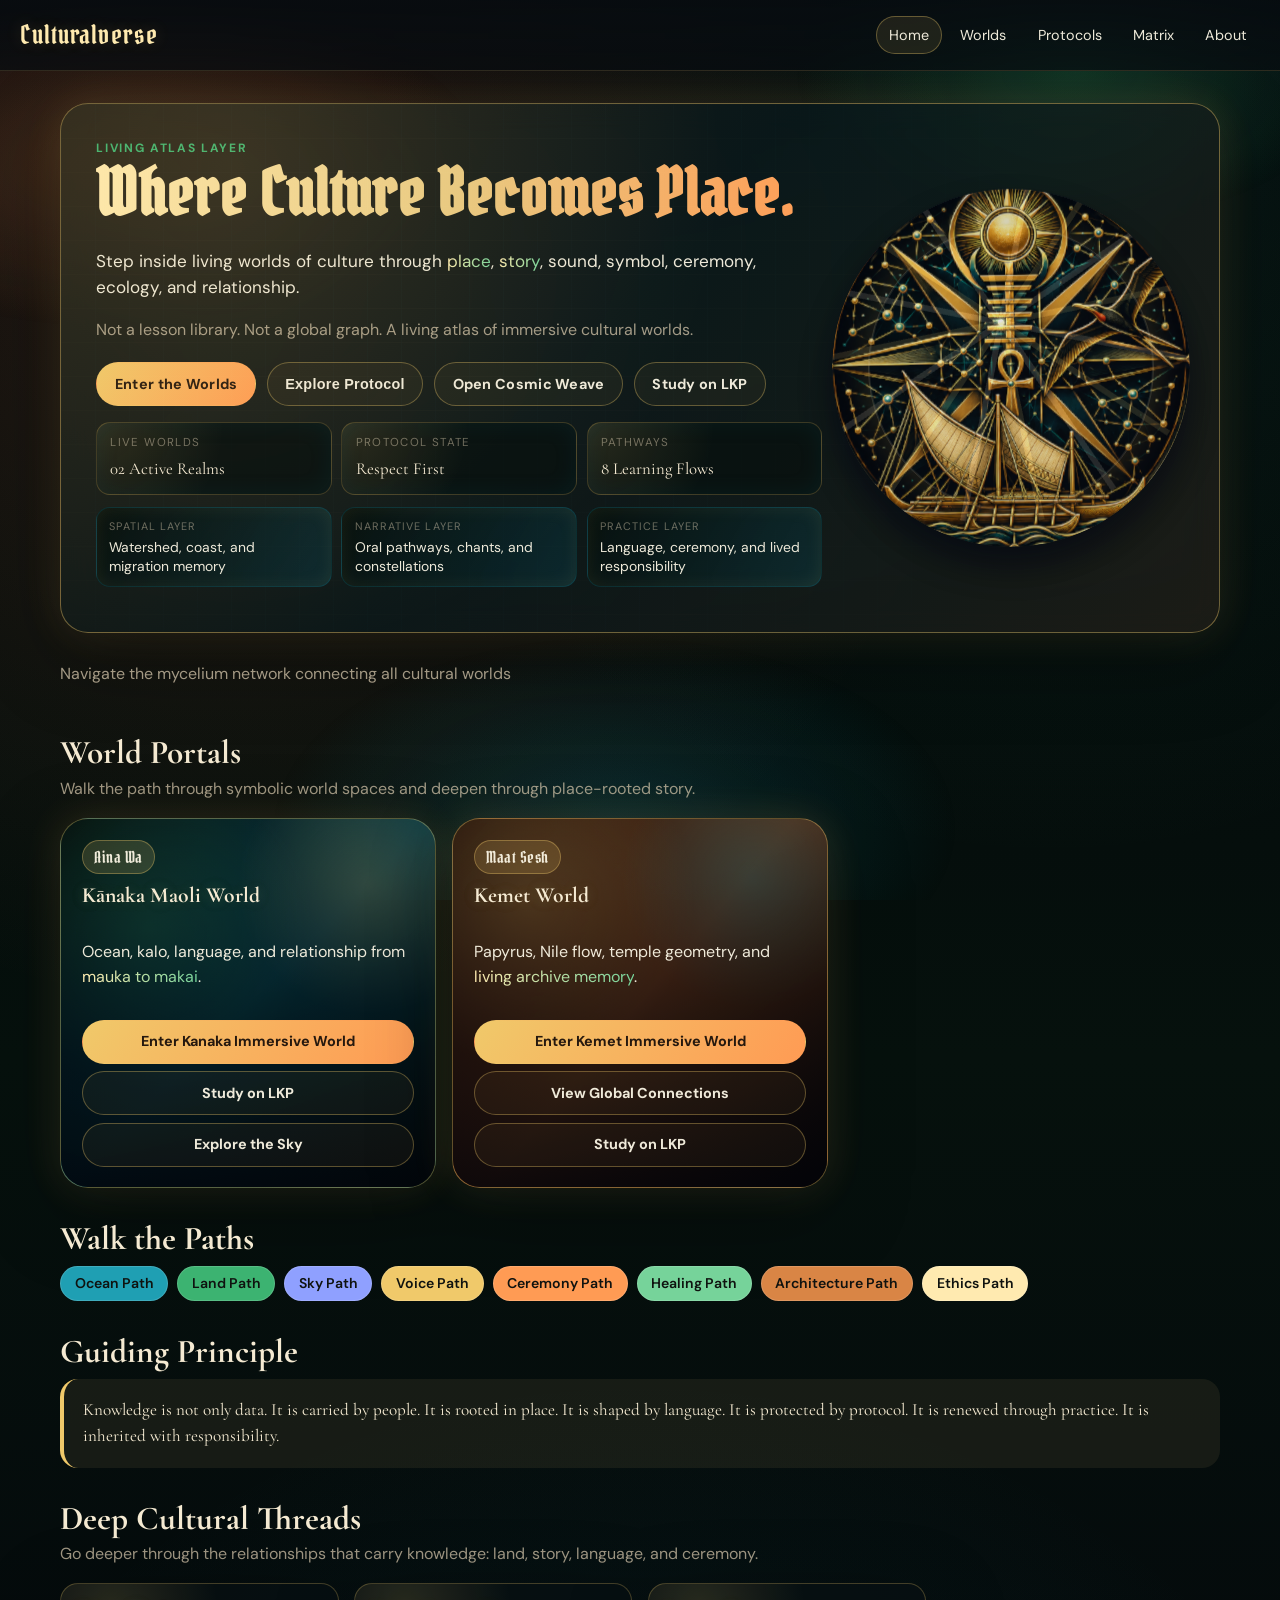
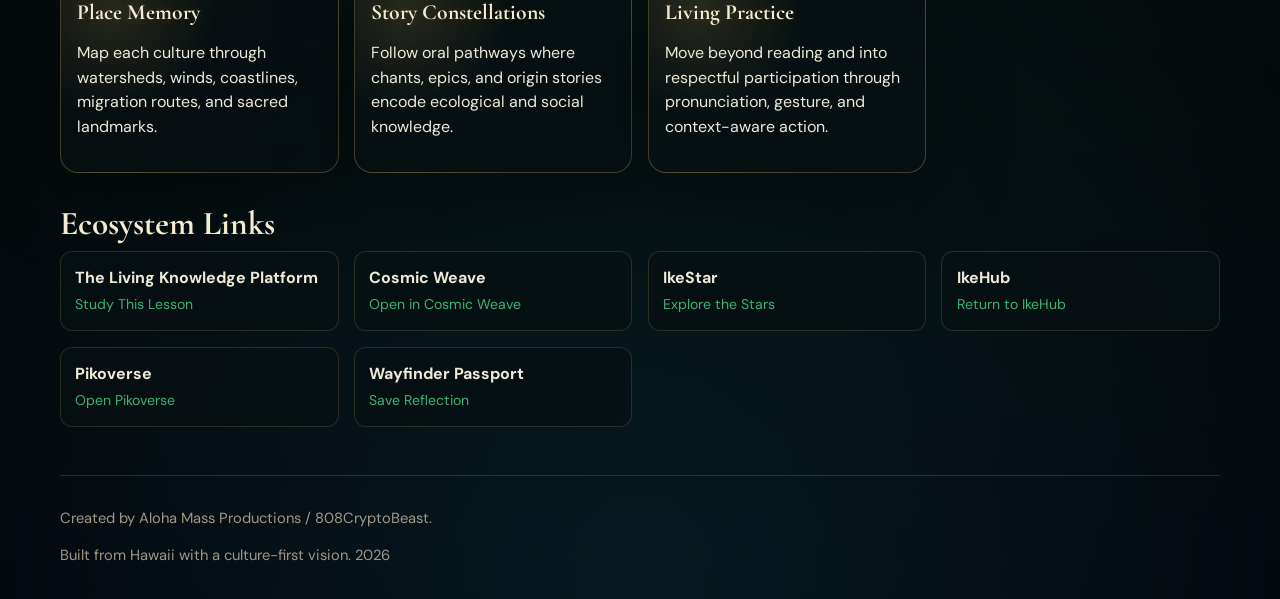
<file: index.html>
<!doctype html>
<html lang="en">
<head>
  <meta charset="utf-8">
  <meta name="viewport" content="width=device-width, initial-scale=1">
  <title>Culturalverse | Where Culture Becomes Place</title>
  <meta name="description" content="An immersive culture-world layer where living traditions are explored through place, protocol, story, symbol, sound, and relationship.">
  <link rel="preconnect" href="https://fonts.googleapis.com">
  <link rel="preconnect" href="https://fonts.gstatic.com" crossorigin>
  <link href="https://fonts.googleapis.com/css2?family=Cormorant+Garamond:wght@500;600;700&family=DM+Sans:wght@400;500;700&family=Pirata+One&display=swap" rel="stylesheet">
  <link rel="manifest" href="site.webmanifest">
  <link rel="stylesheet" href="culturalverse/css/culturalverse.css">
  <link rel="stylesheet" href="culturalverse/css/responsive.css">
</head>
<body class="landing-page">
  <div class="ambient-orbs" aria-hidden="true"></div>
  <header class="site-header">
    <a class="brand" href="index.html">Culturalverse</a>
    <nav class="site-nav" aria-label="Main">
      <a href="index.html" aria-current="page">Home</a>
      <a href="culturalverse/worlds.html">Worlds</a>
      <a href="culturalverse/protocols.html">Protocols</a>
      <a href="culturalverse/matrix.html">Matrix</a>
      <a href="culturalverse/about.html">About</a>
    </nav>
  </header>

  <main class="container">
    <section class="hero reveal modern-hero" id="hero-shell">
      <p class="eyebrow">Living Atlas Layer</p>
      <h1 class="immersive-text">Where Culture Becomes Place.</h1>
      <p class="hero-copy">Step inside living worlds of culture through <span class="text-shimmer">place</span>, <span class="text-shimmer">story</span>, sound, symbol, ceremony, ecology, and relationship.</p>
      <p class="hero-subcopy">Not a lesson library. Not a global graph. A living atlas of immersive cultural worlds.</p>
      <div class="actions-row modern-actions">
        <a class="btn btn-solid glow-interactive" href="culturalverse/worlds.html">Enter the Worlds</a>
        <button class="btn btn-outline glow-interactive" type="button" data-open-protocol>Explore Protocol</button>
        <a class="btn btn-outline glow-interactive" href="https://www.pikoverse.xyz/" target="_blank" rel="noreferrer noopener">Open Cosmic Weave</a>
        <a class="btn btn-outline glow-interactive" href="https://www.pikoverse.xyz/" target="_blank" rel="noreferrer noopener">Study on LKP</a>
      </div>
      <div class="hero-signal-rail" aria-label="Live Culturalverse Signals">
        <article class="signal-card pulse-energy">
          <p class="signal-kicker">Live Worlds</p>
          <p class="signal-value">02 Active Realms</p>
        </article>
        <article class="signal-card">
          <p class="signal-kicker">Protocol State</p>
          <p class="signal-value">Respect First</p>
        </article>
        <article class="signal-card">
          <p class="signal-kicker">Pathways</p>
          <p class="signal-value">8 Learning Flows</p>
        </article>
      </div>
      <div class="atlas-detail-strip" aria-label="Living Atlas Detail Layers">
        <article class="atlas-detail-card">
          <p class="atlas-detail-kicker">Spatial Layer</p>
          <p class="atlas-detail-value">Watershed, coast, and migration memory</p>
        </article>
        <article class="atlas-detail-card">
          <p class="atlas-detail-kicker">Narrative Layer</p>
          <p class="atlas-detail-value">Oral pathways, chants, and constellations</p>
        </article>
        <article class="atlas-detail-card">
          <p class="atlas-detail-kicker">Practice Layer</p>
          <p class="atlas-detail-value">Language, ceremony, and lived responsibility</p>
        </article>
      </div>
      <div class="hero-neuro-motif" aria-hidden="true">
        <div id="hero-emblem-canvas" class="hero-emblem-canvas"></div>
      </div>
      <div class="hero-grid-overlay" aria-hidden="true"></div>
    </section>
    
      <!-- Immersive 3D Mycelium Network -->
      <section class="reveal">
        <p class="section-intro">Navigate the mycelium network connecting all cultural worlds</p>
        <div id="home-three-canvas" class="three-canvas-container"></div>
      </section>

    <section class="reveal">
      <h2>World Portals</h2>
      <p class="section-intro">Walk the path through symbolic world spaces and deepen through place-rooted story.</p>
      <div class="portal-grid">
        <article class="portal-card world-kanaka glow-interactive" data-tilt-card data-world-card data-world-id="kanaka" role="button" tabindex="0" aria-label="Open Kānaka immersive story layer">
          <p class="portal-symbol">Aina Wa</p>
          <h3 class="word-glow">Kānaka Maoli World</h3>
          <p>Ocean, kalo, language, and relationship from <span class="text-shimmer">mauka to makai</span>.</p>
          <div class="portal-actions">
            <a class="btn btn-solid" href="culturalverse/worlds.html?world=kanaka">Enter Kanaka Immersive World</a>
            <a class="btn btn-outline" href="https://www.pikoverse.xyz/" target="_blank" rel="noreferrer noopener">Study on LKP</a>
            <a class="btn btn-outline" href="https://www.pikoverse.xyz/" target="_blank" rel="noreferrer noopener">Explore the Sky</a>
          </div>
        </article>
        <article class="portal-card world-kemet glow-interactive" data-tilt-card data-world-card data-world-id="kemet" role="button" tabindex="0" aria-label="Open Kemet immersive story layer">
          <p class="portal-symbol">Maat Sesh</p>
          <h3 class="word-glow">Kemet World</h3>
          <p>Papyrus, Nile flow, temple geometry, and <span class="text-shimmer">living archive memory</span>.</p>
          <div class="portal-actions">
            <a class="btn btn-solid" href="culturalverse/worlds.html?world=kemet">Enter Kemet Immersive World</a>
            <a class="btn btn-outline" href="https://www.pikoverse.xyz/" target="_blank" rel="noreferrer noopener">View Global Connections</a>
            <a class="btn btn-outline" href="https://www.pikoverse.xyz/" target="_blank" rel="noreferrer noopener">Study on LKP</a>
          </div>
        </article>
      </div>
    </section>

    <section class="reveal">
      <h2>Walk the Paths</h2>
      <div class="path-ribbons">
        <span class="path-chip path-ocean">Ocean Path</span>
        <span class="path-chip path-land">Land Path</span>
        <span class="path-chip path-sky">Sky Path</span>
        <span class="path-chip path-voice">Voice Path</span>
        <span class="path-chip path-ceremony">Ceremony Path</span>
        <span class="path-chip path-healing">Healing Path</span>
        <span class="path-chip path-architecture">Architecture Path</span>
        <span class="path-chip path-ethics">Ethics Path</span>
      </div>
    </section>

    <section class="reveal">
      <h2>Guiding Principle</h2>
      <blockquote class="guiding-principle">
        Knowledge is not only data. It is carried by people. It is rooted in place. It is shaped by language. It is protected by protocol. It is renewed through practice. It is inherited with responsibility.
      </blockquote>
    </section>

    <section class="reveal">
      <h2>Deep Cultural Threads</h2>
      <p class="section-intro">Go deeper through the relationships that carry knowledge: land, story, language, and ceremony.</p>
      <div class="card-grid">
        <article class="card depth-card glow-interactive">
          <h3 class="word-glow">Place Memory</h3>
          <p>Map each culture through watersheds, winds, coastlines, migration routes, and sacred landmarks.</p>
        </article>
        <article class="card depth-card glow-interactive">
          <h3 class="word-glow">Story Constellations</h3>
          <p>Follow oral pathways where chants, epics, and origin stories encode ecological and social knowledge.</p>
        </article>
        <article class="card depth-card glow-interactive">
          <h3 class="word-glow">Living Practice</h3>
          <p>Move beyond reading and into respectful participation through pronunciation, gesture, and context-aware action.</p>
        </article>
      </div>
    </section>

    <section class="reveal">
      <h2>Ecosystem Links</h2>
      <div id="ecosystem-links" class="ecosystem-links"></div>
    </section>
  </main>

  <section id="protocol-modal" class="modal" hidden role="dialog" aria-labelledby="protocol-title">
    <div class="modal-panel">
      <h2 id="protocol-title">Cultural Protocol</h2>
      <p>Approach each tradition with humility, attribution, and context. Do not extract sacred material from living communities without invitation.</p>
      <ul>
        <li>Respect origin communities and stewards.</li>
        <li>Prioritize context over novelty.</li>
        <li>Document sources and attribution clearly.</li>
      </ul>
      <button class="btn btn-solid" type="button" data-close-protocol>Close</button>
    </div>
  </section>

  <section id="world-layer-modal" class="modal world-layer-modal" hidden role="dialog" aria-labelledby="world-layer-title">
    <div class="modal-panel world-layer-panel">
      <p class="world-layer-kicker" id="world-layer-region"></p>
      <h2 id="world-layer-title">Immersive Story Layer</h2>
      <p id="world-layer-summary"></p>
      <div class="world-layer-grid">
        <article class="world-layer-card">
          <h3>Story Thread</h3>
          <p id="world-layer-story"></p>
        </article>
        <article class="world-layer-card">
          <h3>Learning Paths</h3>
          <ul id="world-layer-paths"></ul>
        </article>
      </div>
      <blockquote id="world-layer-quote" class="guiding-principle"></blockquote>
      <div class="actions-row">
        <a id="world-layer-link" class="btn btn-solid" href="culturalverse/worlds.html">Enter This World</a>
        <button class="btn btn-outline" type="button" data-close-world-layer>Close Layer</button>
      </div>
    </div>
  </section>

  <footer class="site-footer">
    <p>Created by Aloha Mass Productions / 808CryptoBeast.</p>
    <p>Built from Hawaii with a culture-first vision. <span id="year"></span></p>
  </footer>

  <script src="https://cdn.jsdelivr.net/npm/gsap@3.12.5/dist/gsap.min.js" defer></script>
  <script src="culturalverse/js/three-global-loader.js" defer></script>
    <script src="culturalverse/js/three-manager.js" defer></script>
    <script src="culturalverse/js/mycelium-network.js" defer></script>
    <script src="culturalverse/js/particle-system.js" defer></script>
  <script src="culturalverse/js/worlds-data.js" defer></script>
  <script src="culturalverse/js/ecosystem-links.js" defer></script>
  <script src="culturalverse/js/protocol-guide.js" defer></script>
  <script src="culturalverse/js/world-viewer.js" defer></script>
  <script src="culturalverse/js/culturalverse.js" defer></script>
    <script src="culturalverse/js/home-scene.js" defer></script>
  <script src="culturalverse/js/home-emblem-scene.js" defer></script>
  <script src="culturalverse/js/home-interactions.js" defer></script>
  <script src="culturalverse/js/home-world-layer.js" defer></script>
</body>
</html>
</file>
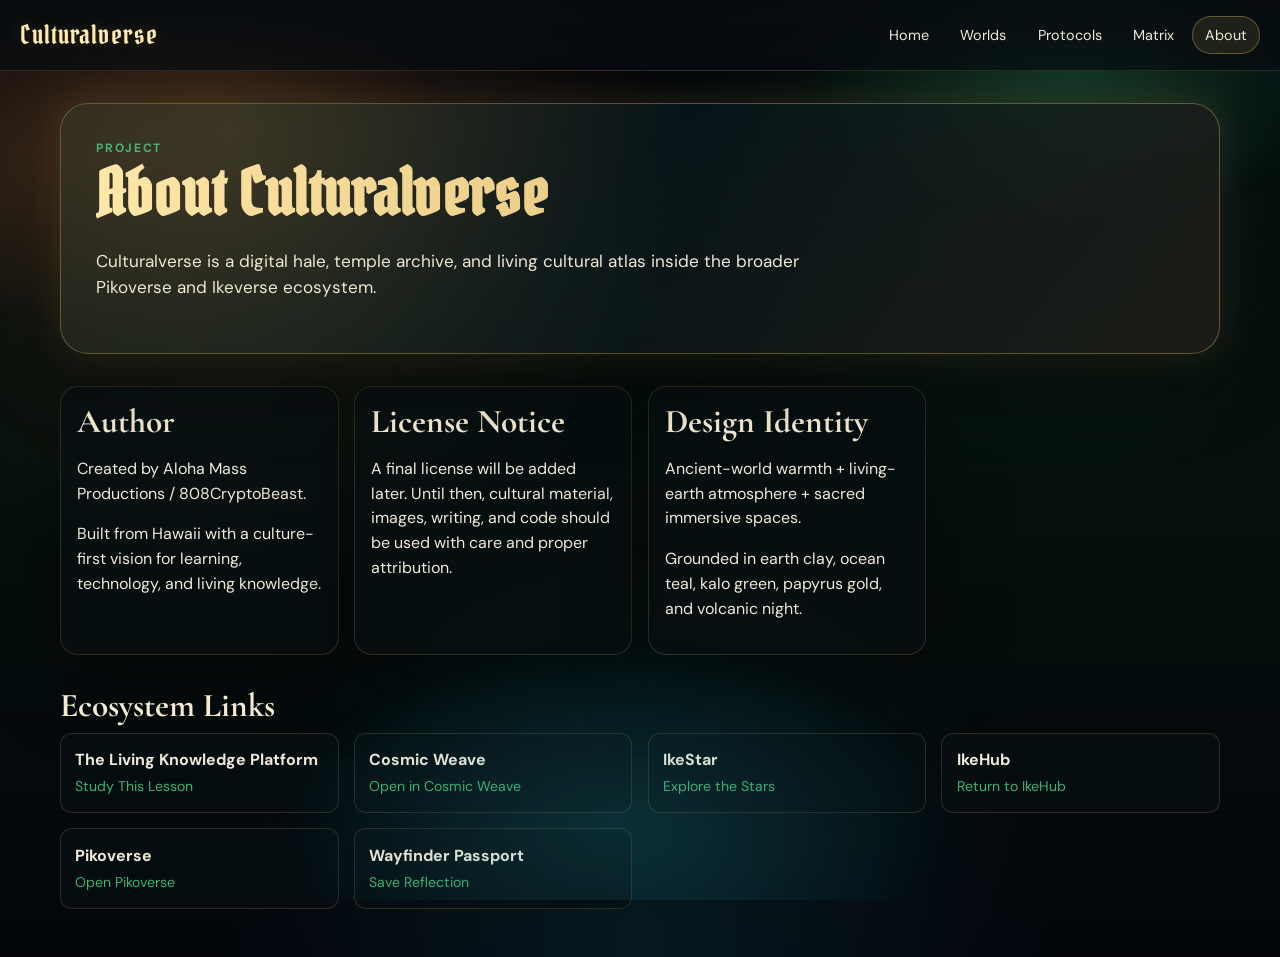
<file: culturalverse/about.html>
<!doctype html>
<html lang="en">
<head>
  <meta charset="utf-8">
  <meta name="viewport" content="width=device-width, initial-scale=1">
  <title>About | Culturalverse</title>
  <link rel="preconnect" href="https://fonts.googleapis.com">
  <link rel="preconnect" href="https://fonts.gstatic.com" crossorigin>
  <link href="https://fonts.googleapis.com/css2?family=Cormorant+Garamond:wght@500;600;700&family=DM+Sans:wght@400;500;700&family=Pirata+One&display=swap" rel="stylesheet">
  <link rel="stylesheet" href="css/culturalverse.css">
  <link rel="stylesheet" href="css/responsive.css">
</head>
<body>
  <div class="ambient-orbs" aria-hidden="true"></div>
  <header class="site-header">
    <a class="brand" href="../index.html">Culturalverse</a>
    <nav class="site-nav" aria-label="Main">
      <a href="../index.html">Home</a>
      <a href="worlds.html">Worlds</a>
      <a href="protocols.html">Protocols</a>
      <a href="matrix.html">Matrix</a>
      <a href="about.html" aria-current="page">About</a>
    </nav>
  </header>

  <main class="container">
    <section class="hero reveal">
      <p class="eyebrow">Project</p>
      <h1>About Culturalverse</h1>
      <p class="hero-copy">Culturalverse is a digital hale, temple archive, and living cultural atlas inside the broader Pikoverse and Ikeverse ecosystem.</p>
    </section>

    <section class="card-grid reveal">
      <article class="card">
        <h2>Author</h2>
        <p>Created by Aloha Mass Productions / 808CryptoBeast.</p>
        <p>Built from Hawaii with a culture-first vision for learning, technology, and living knowledge.</p>
      </article>
      <article class="card">
        <h2>License Notice</h2>
        <p>A final license will be added later. Until then, cultural material, images, writing, and code should be used with care and proper attribution.</p>
      </article>
      <article class="card">
        <h2>Design Identity</h2>
        <p>Ancient-world warmth + living-earth atmosphere + sacred immersive spaces.</p>
        <p>Grounded in earth clay, ocean teal, kalo green, papyrus gold, and volcanic night.</p>
      </article>
    </section>

    <section class="reveal">
      <h2>Ecosystem Links</h2>
      <div id="ecosystem-links" class="ecosystem-links"></div>
    </section>
  </main>

  <script src="js/ecosystem-links.js" defer></script>
    <script src="js/three-global-loader.js" defer></script>
    <script src="js/three-manager.js" defer></script>
    <script src="js/mycelium-network.js" defer></script>
    <script src="js/particle-system.js" defer></script>
  <script src="js/culturalverse.js" defer></script>
</body>
</html>
</file>
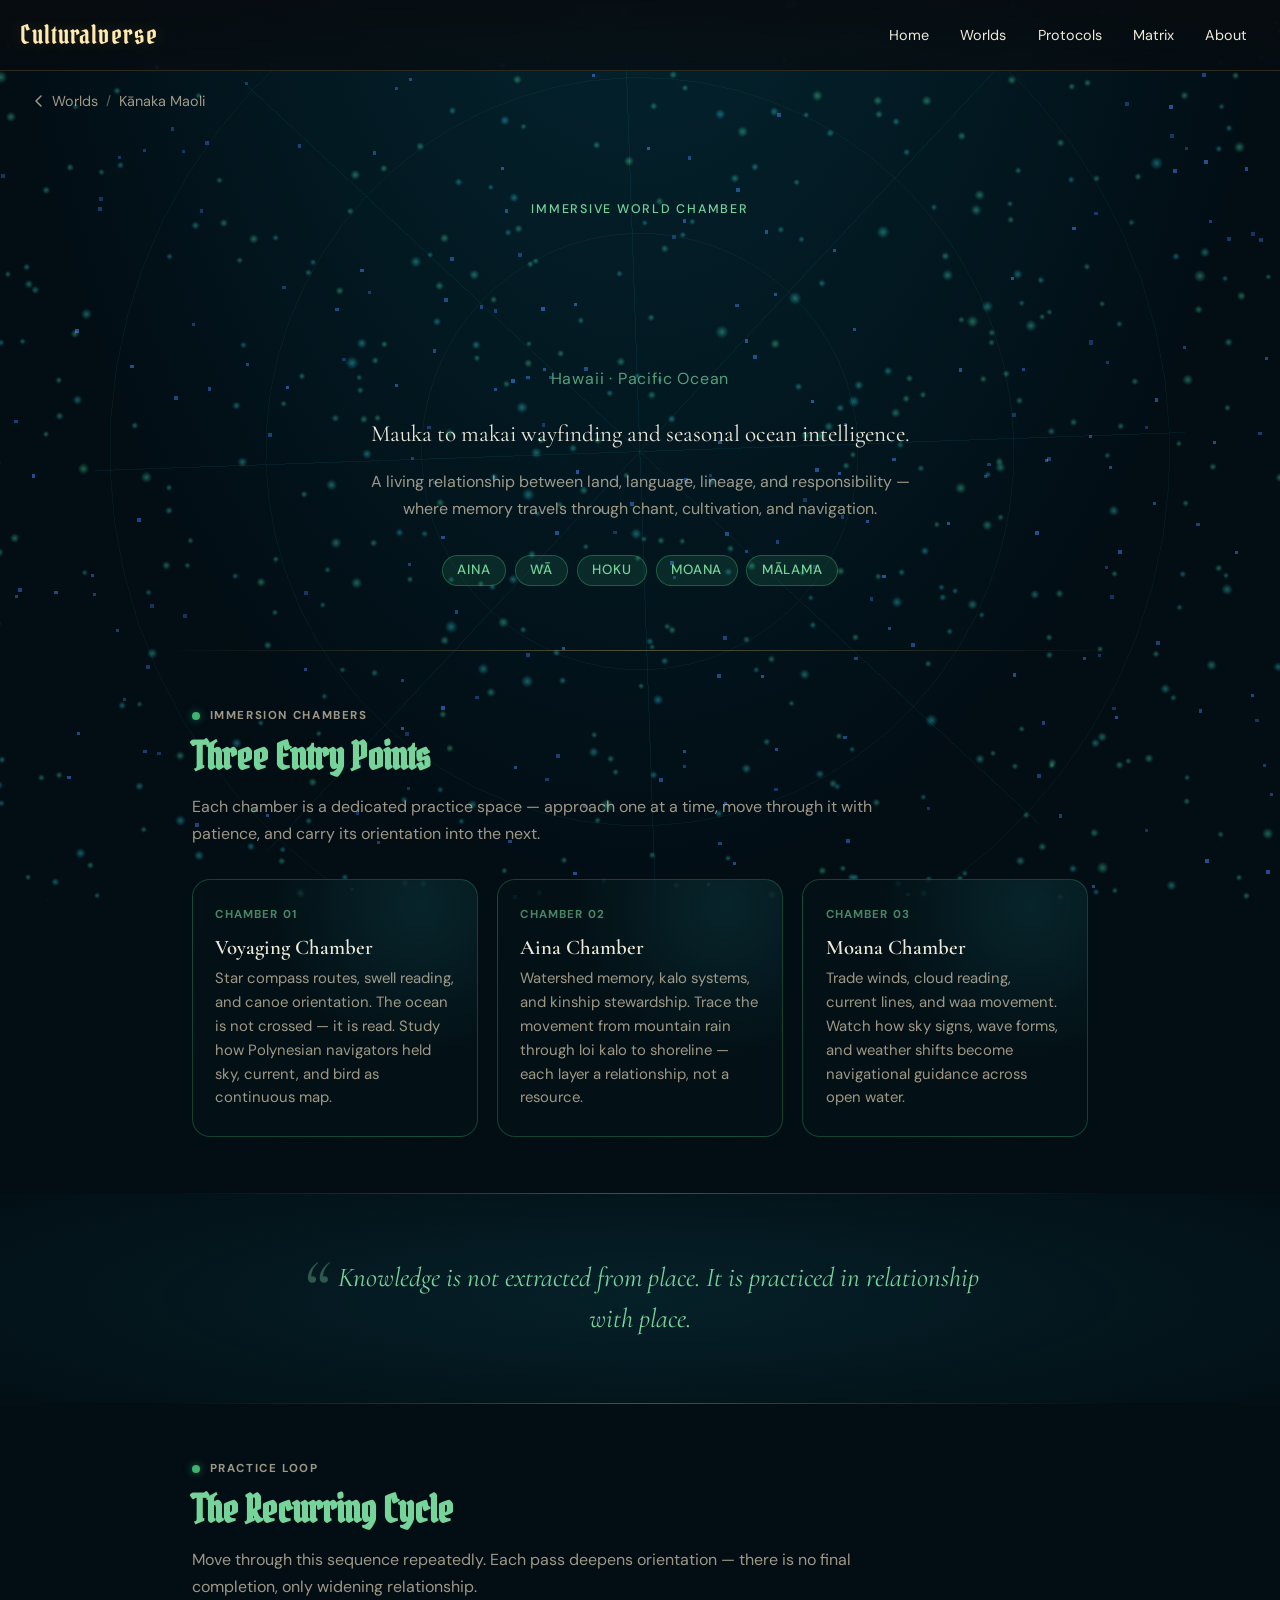
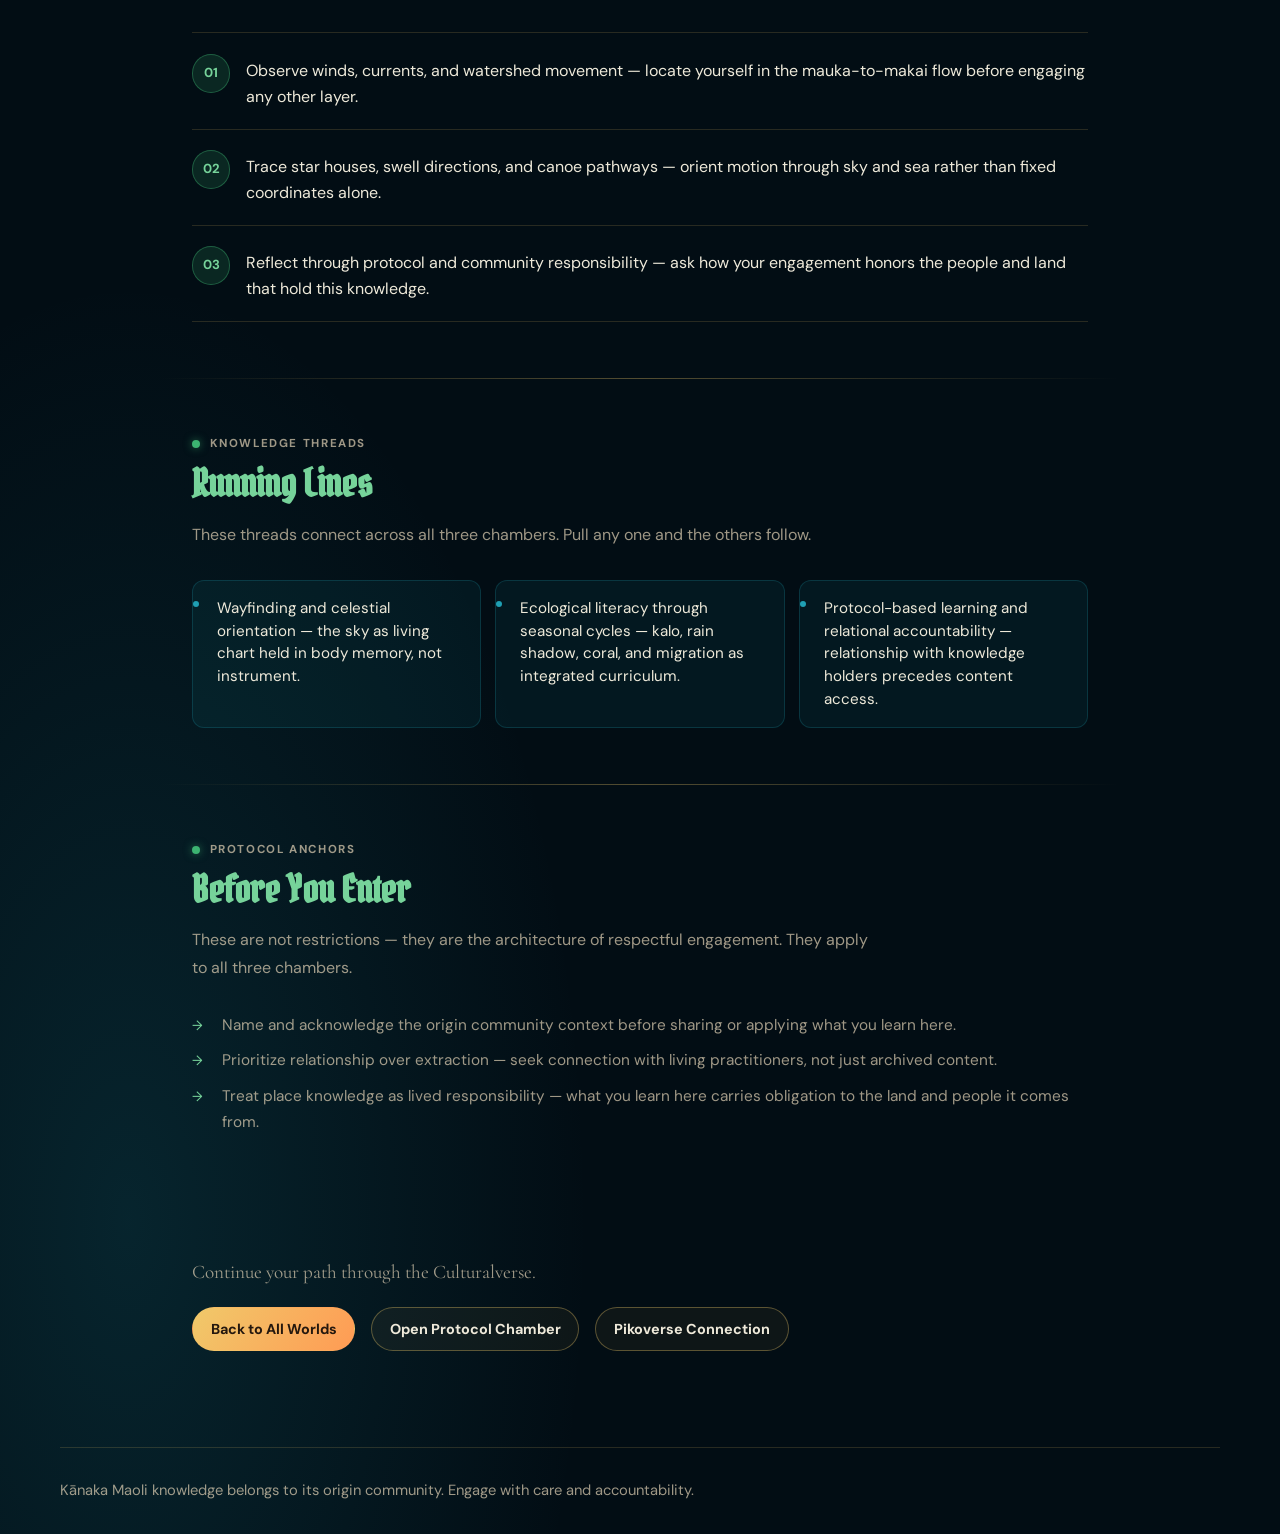
<file: culturalverse/kanaka-world.html>
<!doctype html>
<html lang="en" data-world="kanaka">
<head>
  <meta charset="utf-8">
  <meta name="viewport" content="width=device-width, initial-scale=1">
  <title>Kānaka Maoli World Chamber | Culturalverse</title>
  <meta name="description" content="Enter the Kānaka Maoli immersive world — ocean voyaging, aina stewardship, and wayfinding practice from mauka to makai.">
  <link rel="preconnect" href="https://fonts.googleapis.com">
  <link rel="preconnect" href="https://fonts.gstatic.com" crossorigin>
  <link href="https://fonts.googleapis.com/css2?family=Cormorant+Garamond:wght@500;600;700&family=DM+Sans:wght@400;500;700&family=Pirata+One&display=swap" rel="stylesheet">
  <link rel="stylesheet" href="css/culturalverse.css">
  <link rel="stylesheet" href="css/world-chamber.css">
  <link rel="stylesheet" href="css/responsive.css">
</head>
<body class="world-chamber-page world-chamber--kanaka">

  <!-- Ambient Three.js canvas -->
  <div id="world-ambient-canvas" aria-hidden="true"></div>

  <!-- Header -->
  <header class="site-header" style="position:relative;z-index:10;">
    <a class="brand" href="../index.html">Culturalverse</a>
    <nav class="site-nav" aria-label="Main">
      <a href="../index.html">Home</a>
      <a href="worlds.html">Worlds</a>
      <a href="protocols.html">Protocols</a>
      <a href="matrix.html">Matrix</a>
      <a href="about.html">About</a>
    </nav>
  </header>

  <!-- Breadcrumb back nav -->
  <nav class="wc-back-nav" aria-label="Breadcrumb">
    <a href="worlds.html">
      <svg width="14" height="14" viewBox="0 0 14 14" fill="none" aria-hidden="true">
        <path d="M9 2L4 7l5 5" stroke="currentColor" stroke-width="1.5" stroke-linecap="round" stroke-linejoin="round"/>
      </svg>
      Worlds
    </a>
    <span class="wc-breadcrumb-sep" aria-hidden="true">/</span>
    <span class="wc-breadcrumb-current" aria-current="page">Kānaka Maoli</span>
  </nav>

  <!-- ── Hero ─────────────────────────────────────────────── -->
  <section class="wc-hero">
    <p class="eyebrow wc-reveal">Immersive World Chamber</p>
    <h1 class="wc-title wc-reveal wc-reveal-delay-1">Kānaka Maoli</h1>
    <p class="wc-region wc-reveal wc-reveal-delay-1">Hawaii · Pacific Ocean</p>
    <p class="wc-orientation wc-reveal wc-reveal-delay-2">
      Mauka to makai wayfinding and seasonal ocean intelligence.
    </p>
    <p class="wc-identity wc-reveal wc-reveal-delay-2">
      A living relationship between land, language, lineage, and responsibility — where memory travels through chant, cultivation, and navigation.
    </p>
    <div class="wc-symbols wc-reveal wc-reveal-delay-3">
      <span>Aina</span>
      <span>Wā</span>
      <span>Hoku</span>
      <span>Moana</span>
      <span>Mālama</span>
    </div>
  </section>

  <hr class="wc-divider">

  <!-- ── Immersion Chambers ────────────────────────────────── -->
  <section class="wc-section wc-reveal" aria-labelledby="chambers-heading">
    <div class="wc-section-label">
      <span class="wc-dot" aria-hidden="true"></span>
      <span class="wc-tag">Immersion Chambers</span>
    </div>
    <h2 id="chambers-heading">Three Entry Points</h2>
    <p class="wc-intro">
      Each chamber is a dedicated practice space — approach one at a time, move through it with patience, and carry its orientation into the next.
    </p>
    <div class="wc-chambers-grid">
      <div class="wc-chamber-card wc-reveal wc-reveal-delay-1">
        <p class="wc-chamber-num">Chamber 01</p>
        <h3>Voyaging Chamber</h3>
        <p>Star compass routes, swell reading, and canoe orientation. The ocean is not crossed — it is read. Study how Polynesian navigators held sky, current, and bird as continuous map.</p>
      </div>
      <div class="wc-chamber-card wc-reveal wc-reveal-delay-2">
        <p class="wc-chamber-num">Chamber 02</p>
        <h3>Aina Chamber</h3>
        <p>Watershed memory, kalo systems, and kinship stewardship. Trace the movement from mountain rain through loi kalo to shoreline — each layer a relationship, not a resource.</p>
      </div>
      <div class="wc-chamber-card wc-reveal wc-reveal-delay-3">
        <p class="wc-chamber-num">Chamber 03</p>
        <h3>Moana Chamber</h3>
        <p>Trade winds, cloud reading, current lines, and waa movement. Watch how sky signs, wave forms, and weather shifts become navigational guidance across open water.</p>
      </div>
    </div>
  </section>

  <hr class="wc-divider">

  <!-- ── Quote Band ─────────────────────────────────────────── -->
  <div class="wc-quote-band wc-reveal">
    <blockquote>
      Knowledge is not extracted from place. It is practiced in relationship with place.
    </blockquote>
  </div>

  <hr class="wc-divider">

  <!-- ── Practice Loop ─────────────────────────────────────── -->
  <section class="wc-section wc-reveal" aria-labelledby="loop-heading">
    <div class="wc-section-label">
      <span class="wc-dot" aria-hidden="true"></span>
      <span class="wc-tag">Practice Loop</span>
    </div>
    <h2 id="loop-heading">The Recurring Cycle</h2>
    <p class="wc-intro">
      Move through this sequence repeatedly. Each pass deepens orientation — there is no final completion, only widening relationship.
    </p>
    <div class="wc-loop-steps">
      <div class="wc-loop-step wc-reveal wc-reveal-delay-1">
        <div class="wc-step-num" aria-hidden="true">01</div>
        <p>Observe winds, currents, and watershed movement — locate yourself in the mauka-to-makai flow before engaging any other layer.</p>
      </div>
      <div class="wc-loop-step wc-reveal wc-reveal-delay-2">
        <div class="wc-step-num" aria-hidden="true">02</div>
        <p>Trace star houses, swell directions, and canoe pathways — orient motion through sky and sea rather than fixed coordinates alone.</p>
      </div>
      <div class="wc-loop-step wc-reveal wc-reveal-delay-3">
        <div class="wc-step-num" aria-hidden="true">03</div>
        <p>Reflect through protocol and community responsibility — ask how your engagement honors the people and land that hold this knowledge.</p>
      </div>
    </div>
  </section>

  <hr class="wc-divider">

  <!-- ── Knowledge Threads ──────────────────────────────────── -->
  <section class="wc-section wc-reveal" aria-labelledby="threads-heading">
    <div class="wc-section-label">
      <span class="wc-dot" aria-hidden="true"></span>
      <span class="wc-tag">Knowledge Threads</span>
    </div>
    <h2 id="threads-heading">Running Lines</h2>
    <p class="wc-intro">
      These threads connect across all three chambers. Pull any one and the others follow.
    </p>
    <ul class="wc-threads-list" role="list">
      <li class="wc-reveal wc-reveal-delay-1">Wayfinding and celestial orientation — the sky as living chart held in body memory, not instrument.</li>
      <li class="wc-reveal wc-reveal-delay-2">Ecological literacy through seasonal cycles — kalo, rain shadow, coral, and migration as integrated curriculum.</li>
      <li class="wc-reveal wc-reveal-delay-3">Protocol-based learning and relational accountability — relationship with knowledge holders precedes content access.</li>
    </ul>
  </section>

  <hr class="wc-divider">

  <!-- ── Protocol Anchors ───────────────────────────────────── -->
  <section class="wc-section wc-reveal" aria-labelledby="protocol-heading">
    <div class="wc-section-label">
      <span class="wc-dot" aria-hidden="true"></span>
      <span class="wc-tag">Protocol Anchors</span>
    </div>
    <h2 id="protocol-heading">Before You Enter</h2>
    <p class="wc-intro">
      These are not restrictions — they are the architecture of respectful engagement. They apply to all three chambers.
    </p>
    <ul class="wc-protocol-list" role="list">
      <li class="wc-reveal wc-reveal-delay-1">Name and acknowledge the origin community context before sharing or applying what you learn here.</li>
      <li class="wc-reveal wc-reveal-delay-2">Prioritize relationship over extraction — seek connection with living practitioners, not just archived content.</li>
      <li class="wc-reveal wc-reveal-delay-3">Treat place knowledge as lived responsibility — what you learn here carries obligation to the land and people it comes from.</li>
    </ul>
  </section>

  <!-- ── CTA ────────────────────────────────────────────────── -->
  <section class="wc-cta wc-reveal">
    <p class="wc-cta-label">Continue your path through the Culturalverse.</p>
    <a class="btn btn-solid" href="worlds.html">Back to All Worlds</a>
    <a class="btn btn-outline" href="protocols.html">Open Protocol Chamber</a>
    <a class="btn btn-outline" href="https://www.pikoverse.xyz/" target="_blank" rel="noreferrer noopener">Pikoverse Connection</a>
  </section>

  <footer class="site-footer" style="position:relative;z-index:1;">
    <p>Kānaka Maoli knowledge belongs to its origin community. Engage with care and accountability.</p>
  </footer>

  <!-- Scripts -->
  <script src="https://cdn.jsdelivr.net/npm/gsap@3.12.5/dist/gsap.min.js"></script>
  <script src="js/three-global-loader.js"></script>
  <script src="js/world-chamber.js"></script>
</body>
</html>
</file>
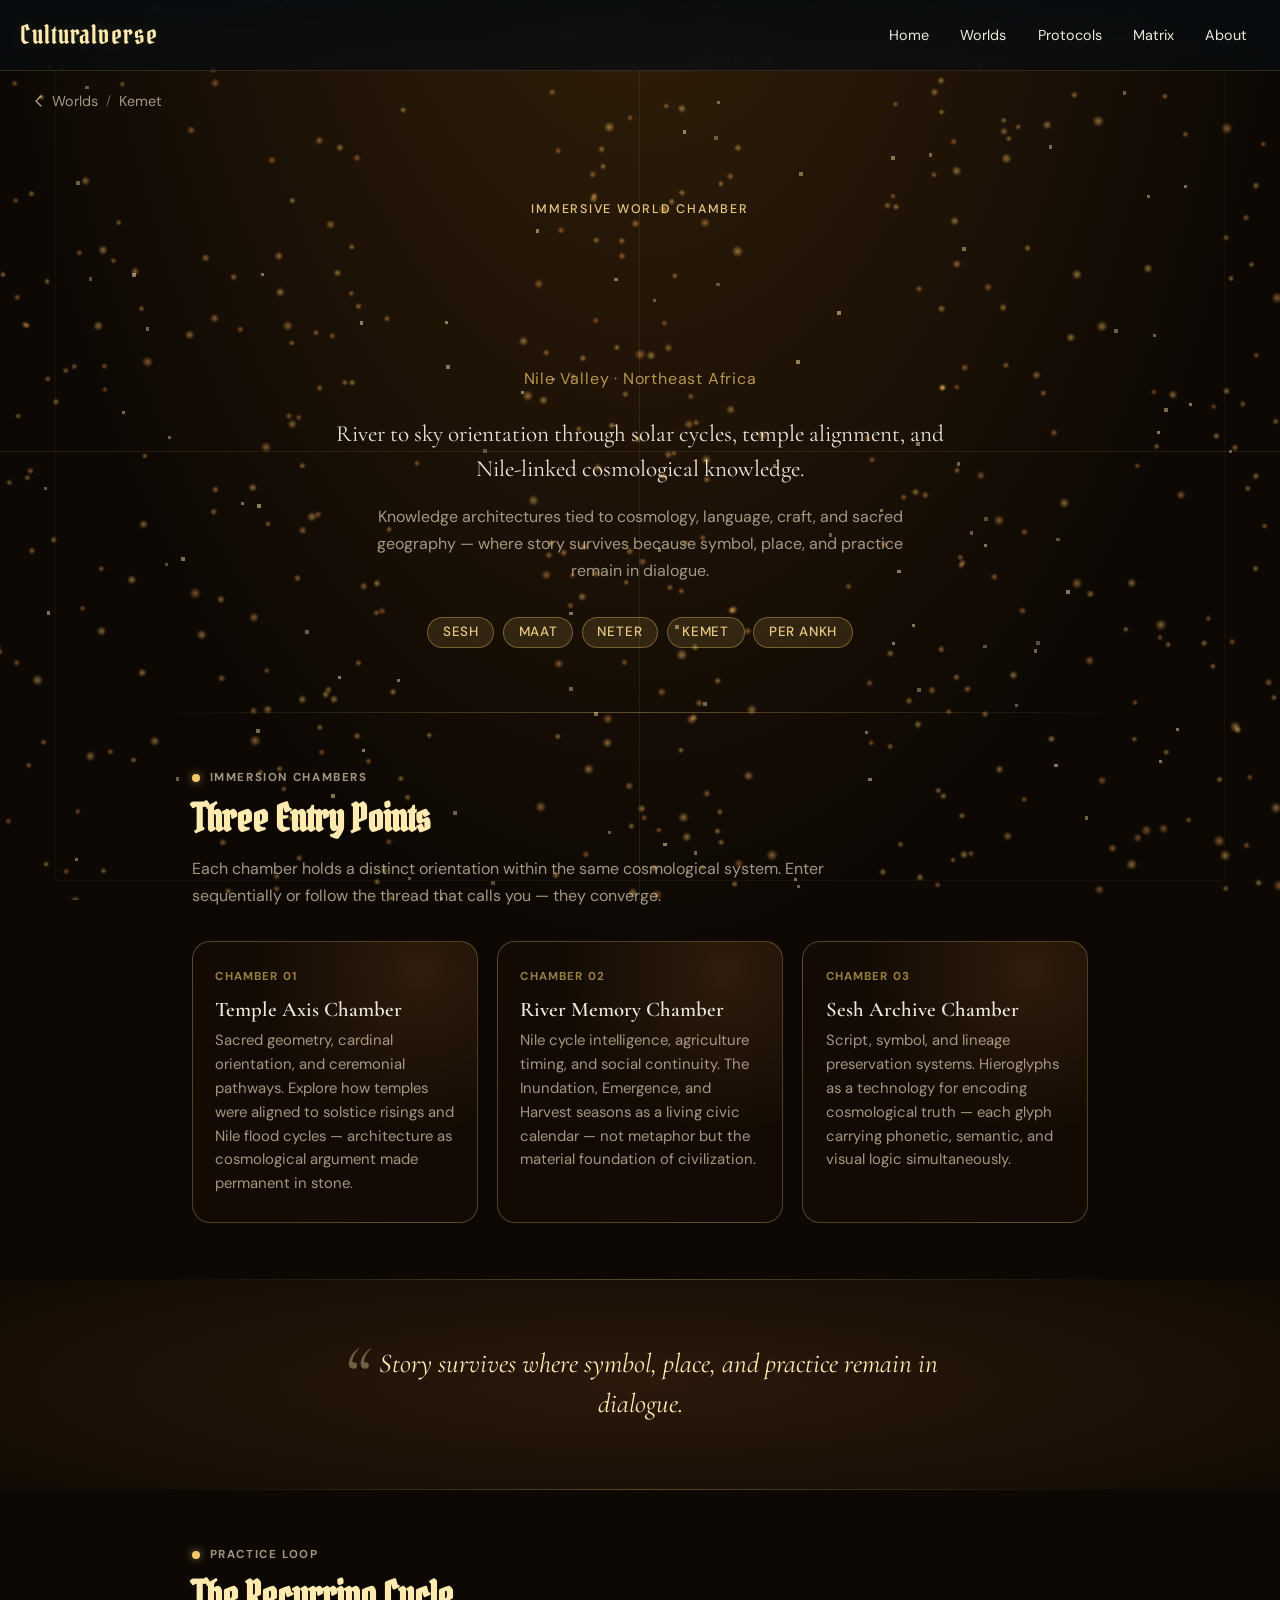
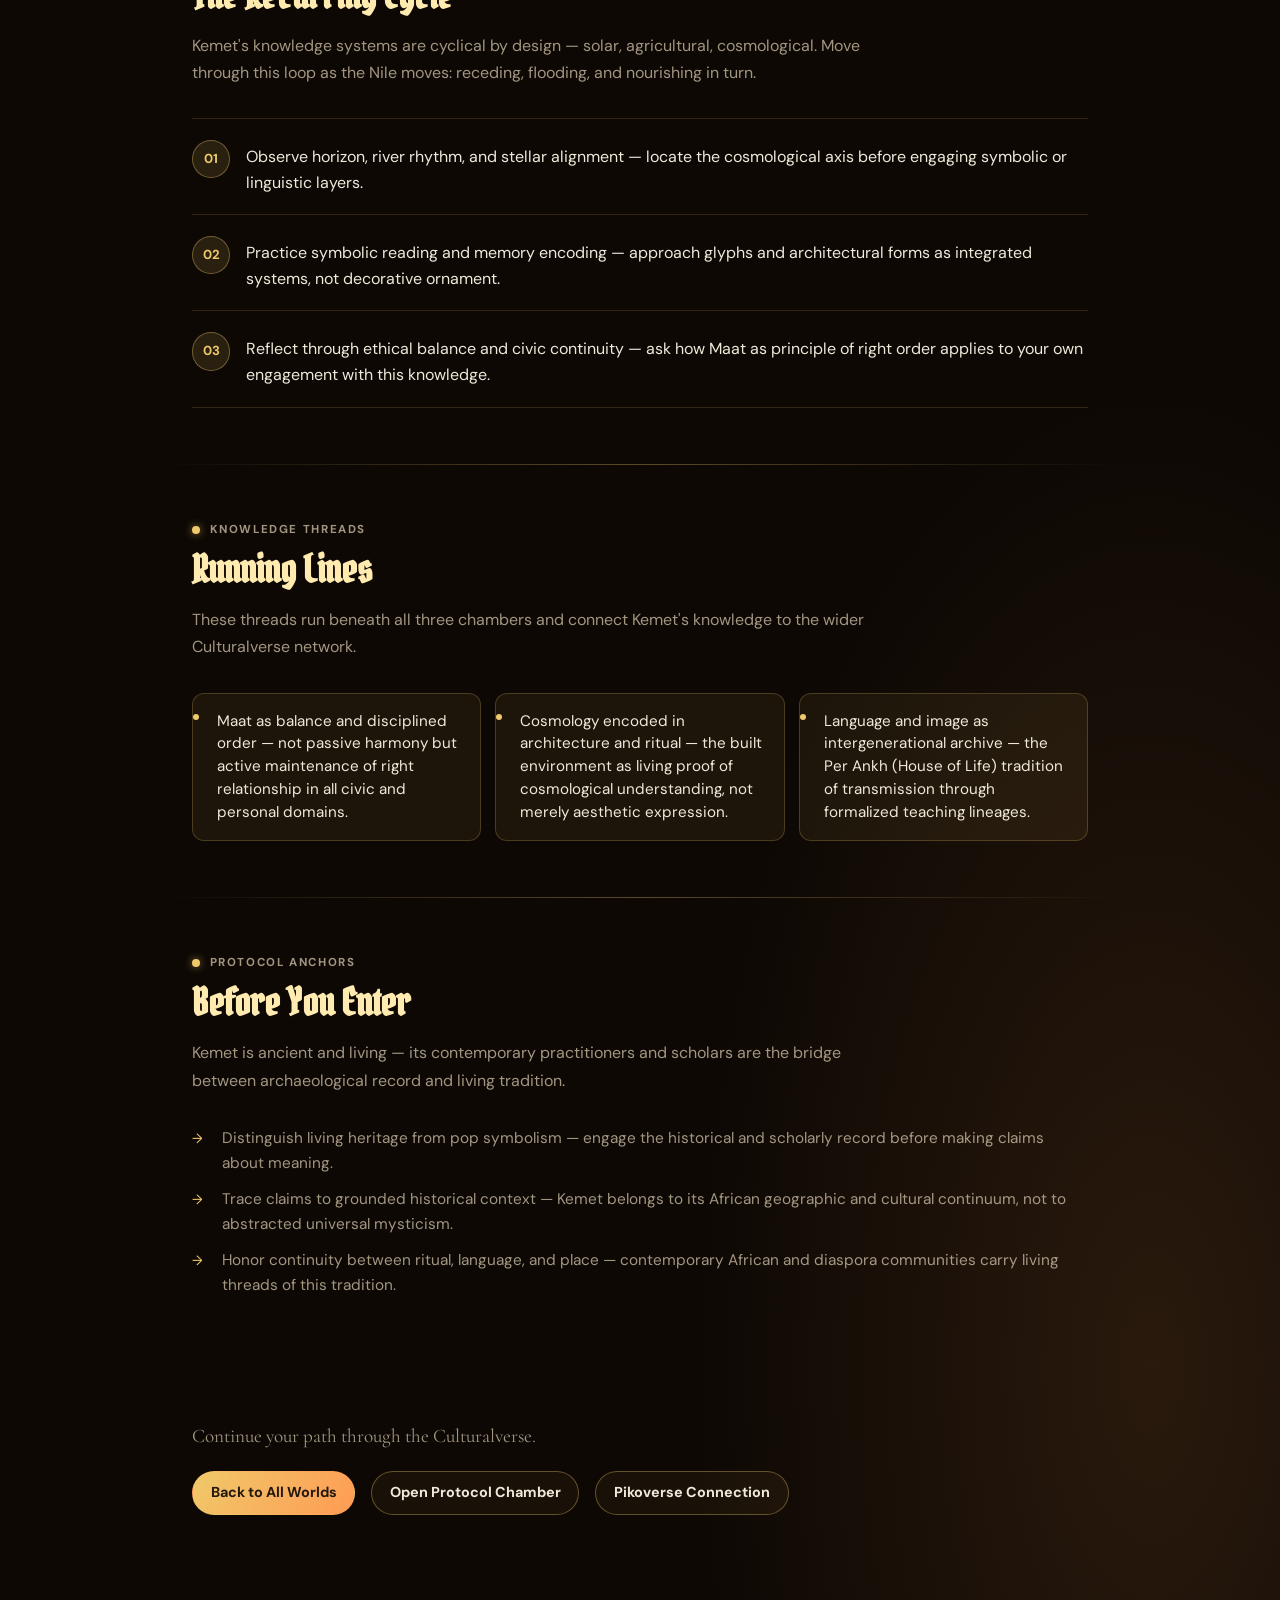
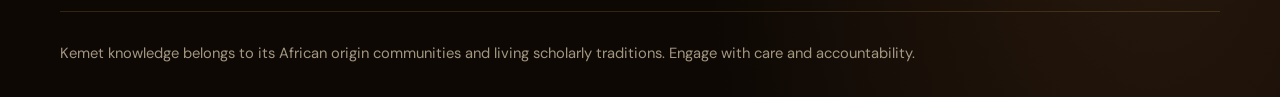
<file: culturalverse/kemet-world.html>
<!doctype html>
<html lang="en" data-world="kemet">
<head>
  <meta charset="utf-8">
  <meta name="viewport" content="width=device-width, initial-scale=1">
  <title>Kemet World Chamber | Culturalverse</title>
  <meta name="description" content="Enter the Kemet immersive world — temple geometry, Nile memory cycles, and symbolic knowledge systems from river to sky.">
  <link rel="preconnect" href="https://fonts.googleapis.com">
  <link rel="preconnect" href="https://fonts.gstatic.com" crossorigin>
  <link href="https://fonts.googleapis.com/css2?family=Cormorant+Garamond:wght@500;600;700&family=DM+Sans:wght@400;500;700&family=Pirata+One&display=swap" rel="stylesheet">
  <link rel="stylesheet" href="css/culturalverse.css">
  <link rel="stylesheet" href="css/world-chamber.css">
  <link rel="stylesheet" href="css/responsive.css">
</head>
<body class="world-chamber-page world-chamber--kemet">

  <!-- Ambient Three.js canvas -->
  <div id="world-ambient-canvas" aria-hidden="true"></div>

  <!-- Header -->
  <header class="site-header" style="position:relative;z-index:10;">
    <a class="brand" href="../index.html">Culturalverse</a>
    <nav class="site-nav" aria-label="Main">
      <a href="../index.html">Home</a>
      <a href="worlds.html">Worlds</a>
      <a href="protocols.html">Protocols</a>
      <a href="matrix.html">Matrix</a>
      <a href="about.html">About</a>
    </nav>
  </header>

  <!-- Breadcrumb back nav -->
  <nav class="wc-back-nav" aria-label="Breadcrumb">
    <a href="worlds.html">
      <svg width="14" height="14" viewBox="0 0 14 14" fill="none" aria-hidden="true">
        <path d="M9 2L4 7l5 5" stroke="currentColor" stroke-width="1.5" stroke-linecap="round" stroke-linejoin="round"/>
      </svg>
      Worlds
    </a>
    <span class="wc-breadcrumb-sep" aria-hidden="true">/</span>
    <span class="wc-breadcrumb-current" aria-current="page">Kemet</span>
  </nav>

  <!-- ── Hero ─────────────────────────────────────────────── -->
  <section class="wc-hero">
    <p class="eyebrow wc-reveal">Immersive World Chamber</p>
    <h1 class="wc-title wc-reveal wc-reveal-delay-1">Kemet</h1>
    <p class="wc-region wc-reveal wc-reveal-delay-1">Nile Valley · Northeast Africa</p>
    <p class="wc-orientation wc-reveal wc-reveal-delay-2">
      River to sky orientation through solar cycles, temple alignment, and Nile-linked cosmological knowledge.
    </p>
    <p class="wc-identity wc-reveal wc-reveal-delay-2">
      Knowledge architectures tied to cosmology, language, craft, and sacred geography — where story survives because symbol, place, and practice remain in dialogue.
    </p>
    <div class="wc-symbols wc-reveal wc-reveal-delay-3">
      <span>Sesh</span>
      <span>Maat</span>
      <span>Neter</span>
      <span>Kemet</span>
      <span>Per Ankh</span>
    </div>
  </section>

  <hr class="wc-divider">

  <!-- ── Immersion Chambers ────────────────────────────────── -->
  <section class="wc-section wc-reveal" aria-labelledby="chambers-heading">
    <div class="wc-section-label">
      <span class="wc-dot" aria-hidden="true"></span>
      <span class="wc-tag">Immersion Chambers</span>
    </div>
    <h2 id="chambers-heading">Three Entry Points</h2>
    <p class="wc-intro">
      Each chamber holds a distinct orientation within the same cosmological system. Enter sequentially or follow the thread that calls you — they converge.
    </p>
    <div class="wc-chambers-grid">
      <div class="wc-chamber-card wc-reveal wc-reveal-delay-1">
        <p class="wc-chamber-num">Chamber 01</p>
        <h3>Temple Axis Chamber</h3>
        <p>Sacred geometry, cardinal orientation, and ceremonial pathways. Explore how temples were aligned to solstice risings and Nile flood cycles — architecture as cosmological argument made permanent in stone.</p>
      </div>
      <div class="wc-chamber-card wc-reveal wc-reveal-delay-2">
        <p class="wc-chamber-num">Chamber 02</p>
        <h3>River Memory Chamber</h3>
        <p>Nile cycle intelligence, agriculture timing, and social continuity. The Inundation, Emergence, and Harvest seasons as a living civic calendar — not metaphor but the material foundation of civilization.</p>
      </div>
      <div class="wc-chamber-card wc-reveal wc-reveal-delay-3">
        <p class="wc-chamber-num">Chamber 03</p>
        <h3>Sesh Archive Chamber</h3>
        <p>Script, symbol, and lineage preservation systems. Hieroglyphs as a technology for encoding cosmological truth — each glyph carrying phonetic, semantic, and visual logic simultaneously.</p>
      </div>
    </div>
  </section>

  <hr class="wc-divider">

  <!-- ── Quote Band ─────────────────────────────────────────── -->
  <div class="wc-quote-band wc-reveal">
    <blockquote>
      Story survives where symbol, place, and practice remain in dialogue.
    </blockquote>
  </div>

  <hr class="wc-divider">

  <!-- ── Practice Loop ─────────────────────────────────────── -->
  <section class="wc-section wc-reveal" aria-labelledby="loop-heading">
    <div class="wc-section-label">
      <span class="wc-dot" aria-hidden="true"></span>
      <span class="wc-tag">Practice Loop</span>
    </div>
    <h2 id="loop-heading">The Recurring Cycle</h2>
    <p class="wc-intro">
      Kemet's knowledge systems are cyclical by design — solar, agricultural, cosmological. Move through this loop as the Nile moves: receding, flooding, and nourishing in turn.
    </p>
    <div class="wc-loop-steps">
      <div class="wc-loop-step wc-reveal wc-reveal-delay-1">
        <div class="wc-step-num" aria-hidden="true">01</div>
        <p>Observe horizon, river rhythm, and stellar alignment — locate the cosmological axis before engaging symbolic or linguistic layers.</p>
      </div>
      <div class="wc-loop-step wc-reveal wc-reveal-delay-2">
        <div class="wc-step-num" aria-hidden="true">02</div>
        <p>Practice symbolic reading and memory encoding — approach glyphs and architectural forms as integrated systems, not decorative ornament.</p>
      </div>
      <div class="wc-loop-step wc-reveal wc-reveal-delay-3">
        <div class="wc-step-num" aria-hidden="true">03</div>
        <p>Reflect through ethical balance and civic continuity — ask how Maat as principle of right order applies to your own engagement with this knowledge.</p>
      </div>
    </div>
  </section>

  <hr class="wc-divider">

  <!-- ── Knowledge Threads ──────────────────────────────────── -->
  <section class="wc-section wc-reveal" aria-labelledby="threads-heading">
    <div class="wc-section-label">
      <span class="wc-dot" aria-hidden="true"></span>
      <span class="wc-tag">Knowledge Threads</span>
    </div>
    <h2 id="threads-heading">Running Lines</h2>
    <p class="wc-intro">
      These threads run beneath all three chambers and connect Kemet's knowledge to the wider Culturalverse network.
    </p>
    <ul class="wc-threads-list" role="list">
      <li class="wc-reveal wc-reveal-delay-1">Maat as balance and disciplined order — not passive harmony but active maintenance of right relationship in all civic and personal domains.</li>
      <li class="wc-reveal wc-reveal-delay-2">Cosmology encoded in architecture and ritual — the built environment as living proof of cosmological understanding, not merely aesthetic expression.</li>
      <li class="wc-reveal wc-reveal-delay-3">Language and image as intergenerational archive — the Per Ankh (House of Life) tradition of transmission through formalized teaching lineages.</li>
    </ul>
  </section>

  <hr class="wc-divider">

  <!-- ── Protocol Anchors ───────────────────────────────────── -->
  <section class="wc-section wc-reveal" aria-labelledby="protocol-heading">
    <div class="wc-section-label">
      <span class="wc-dot" aria-hidden="true"></span>
      <span class="wc-tag">Protocol Anchors</span>
    </div>
    <h2 id="protocol-heading">Before You Enter</h2>
    <p class="wc-intro">
      Kemet is ancient and living — its contemporary practitioners and scholars are the bridge between archaeological record and living tradition.
    </p>
    <ul class="wc-protocol-list" role="list">
      <li class="wc-reveal wc-reveal-delay-1">Distinguish living heritage from pop symbolism — engage the historical and scholarly record before making claims about meaning.</li>
      <li class="wc-reveal wc-reveal-delay-2">Trace claims to grounded historical context — Kemet belongs to its African geographic and cultural continuum, not to abstracted universal mysticism.</li>
      <li class="wc-reveal wc-reveal-delay-3">Honor continuity between ritual, language, and place — contemporary African and diaspora communities carry living threads of this tradition.</li>
    </ul>
  </section>

  <!-- ── CTA ────────────────────────────────────────────────── -->
  <section class="wc-cta wc-reveal">
    <p class="wc-cta-label">Continue your path through the Culturalverse.</p>
    <a class="btn btn-solid" href="worlds.html">Back to All Worlds</a>
    <a class="btn btn-outline" href="protocols.html">Open Protocol Chamber</a>
    <a class="btn btn-outline" href="https://www.pikoverse.xyz/" target="_blank" rel="noreferrer noopener">Pikoverse Connection</a>
  </section>

  <footer class="site-footer" style="position:relative;z-index:1;">
    <p>Kemet knowledge belongs to its African origin communities and living scholarly traditions. Engage with care and accountability.</p>
  </footer>

  <!-- Scripts -->
  <script src="https://cdn.jsdelivr.net/npm/gsap@3.12.5/dist/gsap.min.js"></script>
  <script src="js/three-global-loader.js"></script>
  <script src="js/world-chamber.js"></script>
</body>
</html>
</file>
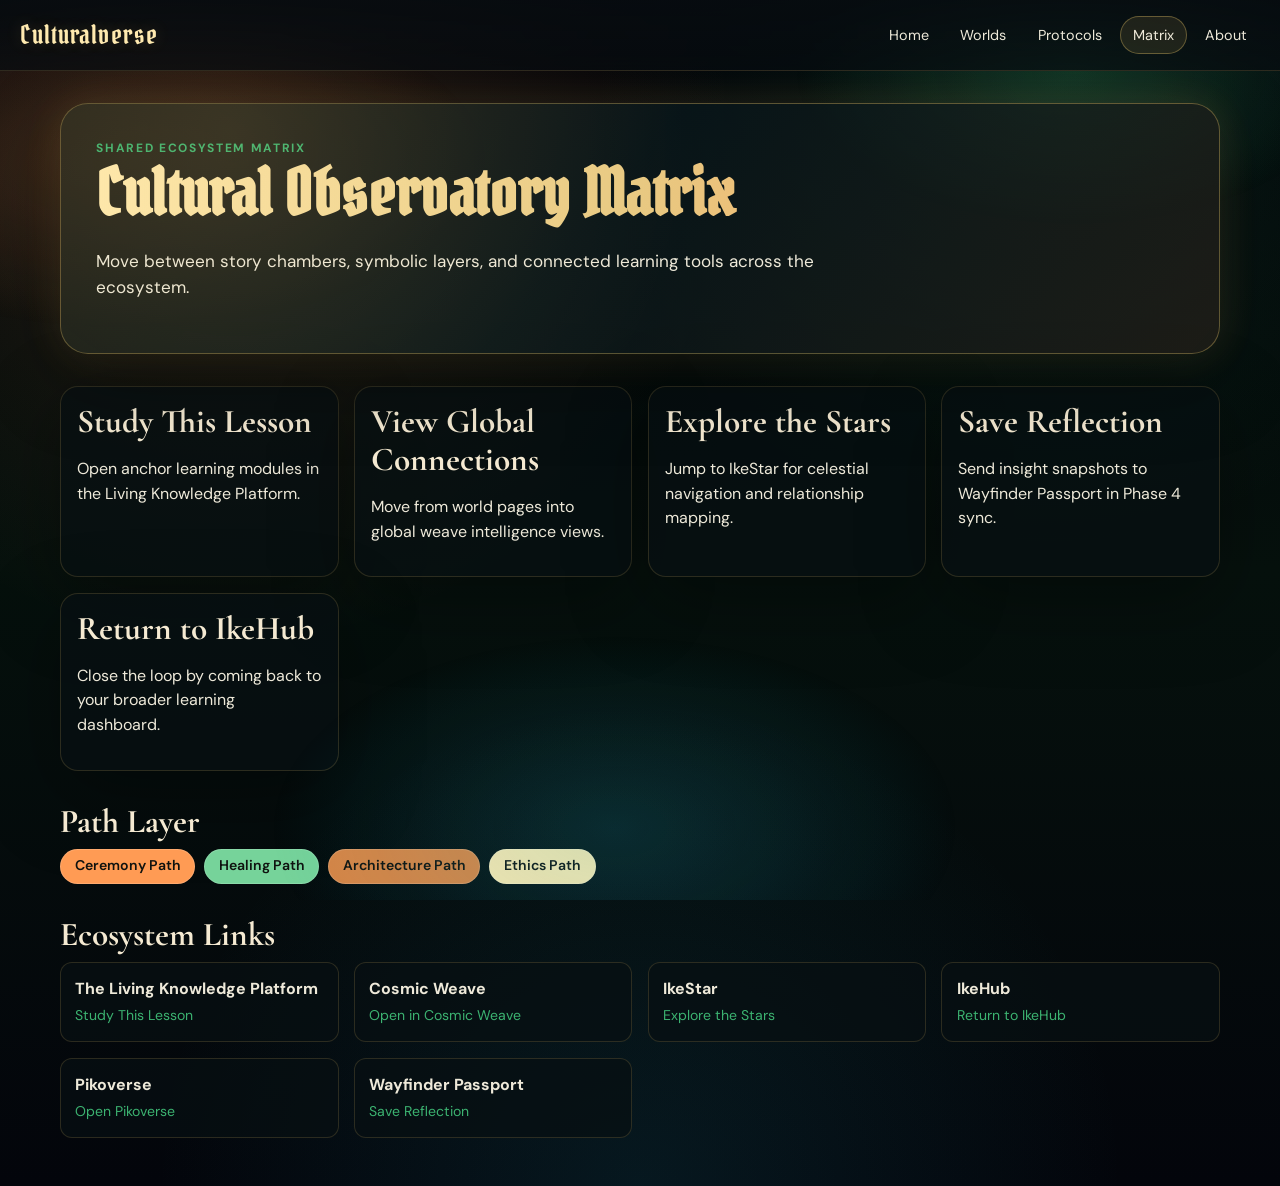
<file: culturalverse/matrix.html>
<!doctype html>
<html lang="en">
<head>
  <meta charset="utf-8">
  <meta name="viewport" content="width=device-width, initial-scale=1">
  <title>Matrix | Culturalverse</title>
  <link rel="preconnect" href="https://fonts.googleapis.com">
  <link rel="preconnect" href="https://fonts.gstatic.com" crossorigin>
  <link href="https://fonts.googleapis.com/css2?family=Cormorant+Garamond:wght@500;600;700&family=DM+Sans:wght@400;500;700&family=Pirata+One&display=swap" rel="stylesheet">
  <link rel="stylesheet" href="css/culturalverse.css">
  <link rel="stylesheet" href="css/responsive.css">
</head>
<body>
  <div class="ambient-orbs" aria-hidden="true"></div>
  <header class="site-header">
    <a class="brand" href="../index.html">Culturalverse</a>
    <nav class="site-nav" aria-label="Main">
      <a href="../index.html">Home</a>
      <a href="worlds.html">Worlds</a>
      <a href="protocols.html">Protocols</a>
      <a href="matrix.html" aria-current="page">Matrix</a>
      <a href="about.html">About</a>
    </nav>
  </header>

  <main class="container">
    <section class="hero reveal">
      <p class="eyebrow">Shared Ecosystem Matrix</p>
      <h1>Cultural Observatory Matrix</h1>
      <p class="hero-copy">Move between story chambers, symbolic layers, and connected learning tools across the ecosystem.</p>
    </section>

    <section class="card-grid reveal">
      <article class="card"><h2>Study This Lesson</h2><p>Open anchor learning modules in the Living Knowledge Platform.</p></article>
      <article class="card"><h2>View Global Connections</h2><p>Move from world pages into global weave intelligence views.</p></article>
      <article class="card"><h2>Explore the Stars</h2><p>Jump to IkeStar for celestial navigation and relationship mapping.</p></article>
      <article class="card"><h2>Save Reflection</h2><p>Send insight snapshots to Wayfinder Passport in Phase 4 sync.</p></article>
      <article class="card"><h2>Return to IkeHub</h2><p>Close the loop by coming back to your broader learning dashboard.</p></article>
    </section>

    <section class="reveal">
      <h2>Path Layer</h2>
      <div class="path-ribbons">
        <span class="path-chip path-ceremony">Ceremony Path</span>
        <span class="path-chip path-healing">Healing Path</span>
        <span class="path-chip path-architecture">Architecture Path</span>
        <span class="path-chip path-ethics">Ethics Path</span>
      </div>
    </section>

    <section class="reveal">
      <h2>Ecosystem Links</h2>
      <div id="ecosystem-links" class="ecosystem-links"></div>
    </section>
  </main>

  <script src="js/ecosystem-links.js" defer></script>
  <script src="js/culturalverse.js" defer></script>
    <script src="js/three-global-loader.js" defer></script>
    <script src="js/three-manager.js" defer></script>
    <script src="js/mycelium-network.js" defer></script>
    <script src="js/particle-system.js" defer></script>
</body>
</html>
</file>
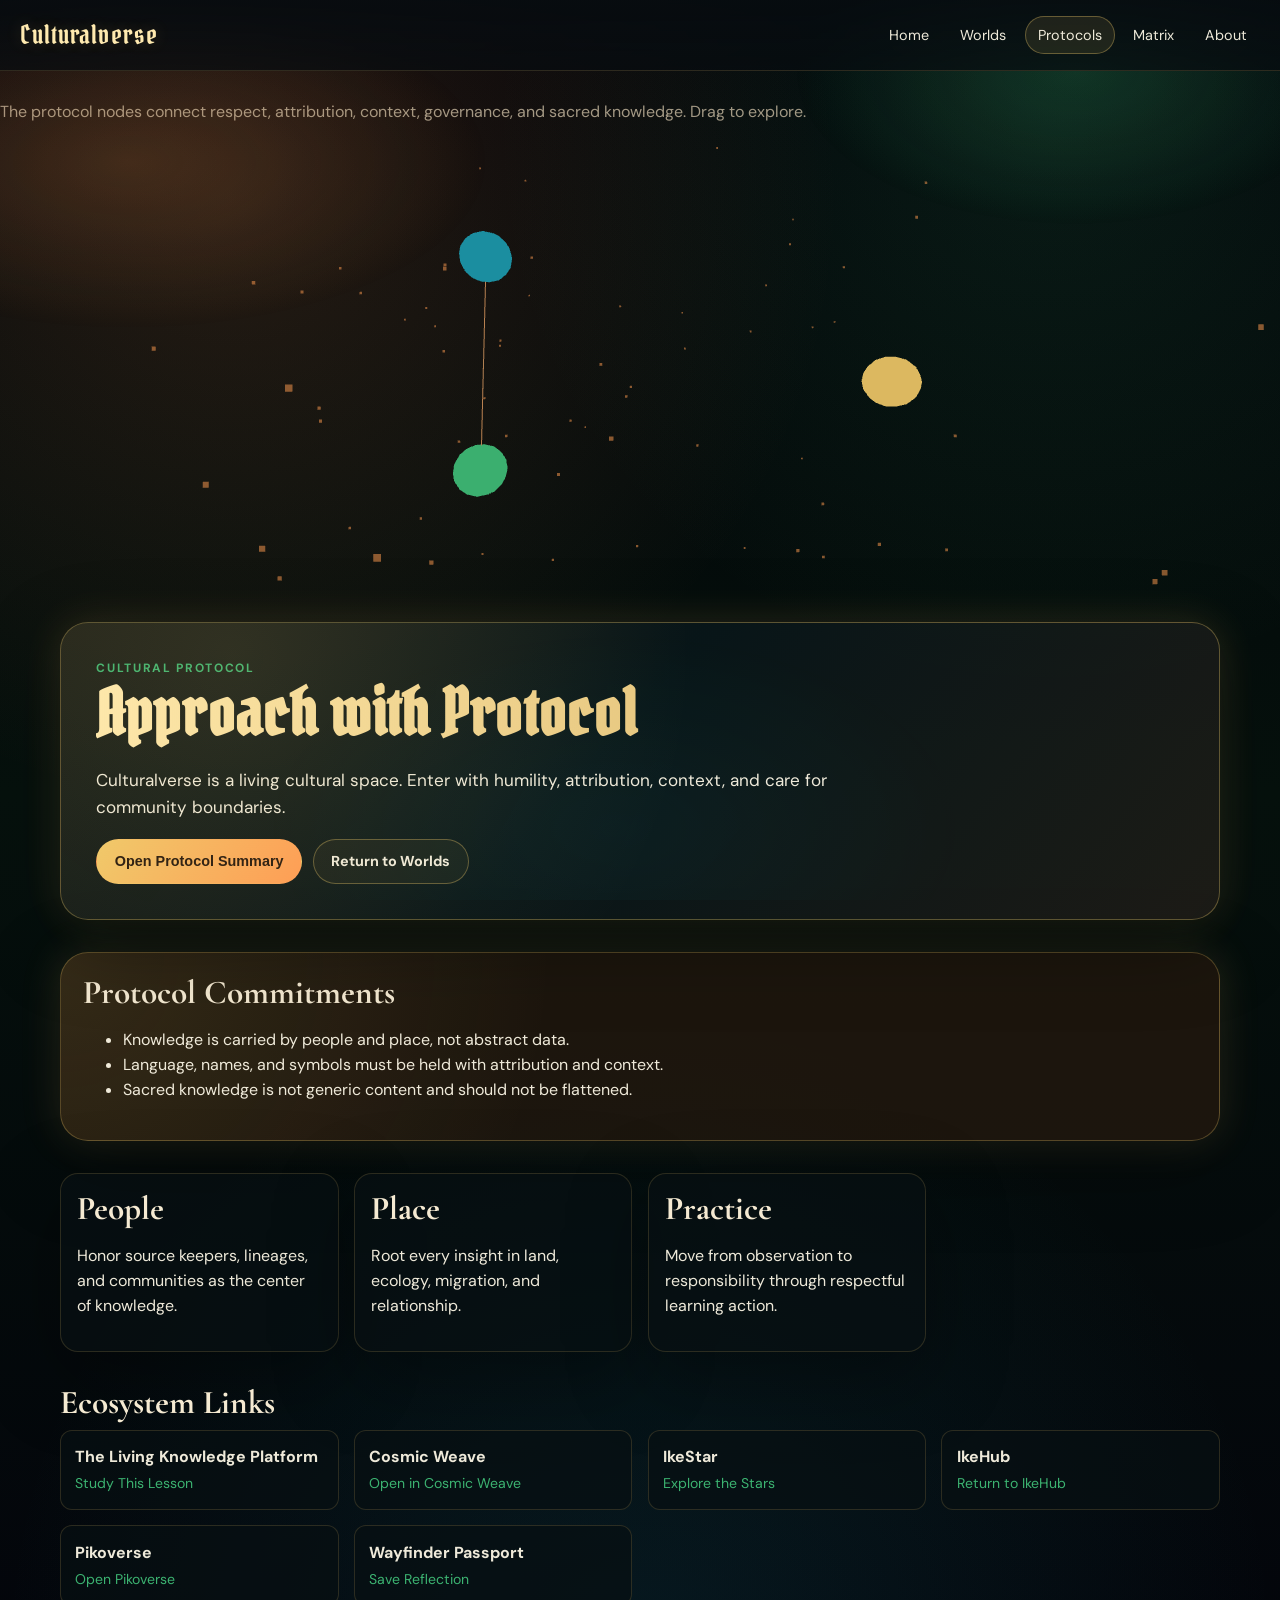
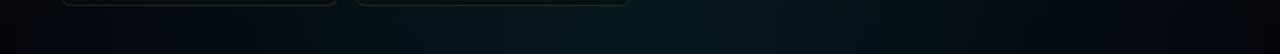
<file: culturalverse/protocols.html>
<!doctype html>
<html lang="en">
<head>
  <meta charset="utf-8">
  <meta name="viewport" content="width=device-width, initial-scale=1">
  <title>Protocols | Culturalverse</title>
  <link rel="preconnect" href="https://fonts.googleapis.com">
  <link rel="preconnect" href="https://fonts.gstatic.com" crossorigin>
  <link href="https://fonts.googleapis.com/css2?family=Cormorant+Garamond:wght@500;600;700&family=DM+Sans:wght@400;500;700&family=Pirata+One&display=swap" rel="stylesheet">
  <link rel="stylesheet" href="css/culturalverse.css">
  <link rel="stylesheet" href="css/responsive.css">
</head>
<body>
  <div class="ambient-orbs" aria-hidden="true"></div>
  <header class="site-header">
    <a class="brand" href="../index.html">Culturalverse</a>
    <nav class="site-nav" aria-label="Main">
      <a href="../index.html">Home</a>
      <a href="worlds.html">Worlds</a>
      <a href="protocols.html" aria-current="page">Protocols</a>
      <a href="matrix.html">Matrix</a>
      <a href="about.html">About</a>
    </nav>
  </header>

    <!-- Immersive 3D Protocol Network -->
    <section class="reveal">
      <p class="section-intro">The protocol nodes connect respect, attribution, context, governance, and sacred knowledge. Drag to explore.</p>
      <div id="protocols-three-canvas" class="three-canvas-container" style="height: 450px;"></div>
    </section>
  <main class="container">
    <section class="hero reveal">
      <p class="eyebrow">Cultural Protocol</p>
      <h1>Approach with Protocol</h1>
      <p class="hero-copy">Culturalverse is a living cultural space. Enter with humility, attribution, context, and care for community boundaries.</p>
      <div class="actions-row">
        <button class="btn btn-solid" type="button" data-open-protocol>Open Protocol Summary</button>
        <a class="btn btn-outline" href="worlds.html">Return to Worlds</a>
      </div>
    </section>

    <section class="cv-protocol-panel reveal">
      <h2>Protocol Commitments</h2>
      <ul>
        <li>Knowledge is carried by people and place, not abstract data.</li>
        <li>Language, names, and symbols must be held with attribution and context.</li>
        <li>Sacred knowledge is not generic content and should not be flattened.</li>
      </ul>
    </section>

    <section class="card-grid reveal">
      <article class="card"><h2>People</h2><p>Honor source keepers, lineages, and communities as the center of knowledge.</p></article>
      <article class="card"><h2>Place</h2><p>Root every insight in land, ecology, migration, and relationship.</p></article>
      <article class="card"><h2>Practice</h2><p>Move from observation to responsibility through respectful learning action.</p></article>
    </section>

    <section class="reveal">
      <h2>Ecosystem Links</h2>
      <div id="ecosystem-links" class="ecosystem-links"></div>
    </section>
  </main>

  <section id="protocol-modal" class="modal" hidden role="dialog" aria-labelledby="protocol-title">
    <div class="modal-panel">
      <h2 id="protocol-title">Protocol Summary</h2>
      <p>Use cultural materials with care, proper attribution, and explicit context.</p>
      <ul>
        <li>Respect community governance and boundaries.</li>
        <li>Credit source keepers and lineages.</li>
        <li>Do not flatten sacred knowledge into generic content.</li>
      </ul>
      <button class="btn btn-solid" type="button" data-close-protocol>Close</button>
    </div>
  </section>

  <script src="js/ecosystem-links.js" defer></script>
  <script src="js/protocol-guide.js" defer></script>
    <script src="js/three-global-loader.js" defer></script>
    <script src="js/three-manager.js" defer></script>
    <script src="js/mycelium-network.js" defer></script>
    <script src="js/particle-system.js" defer></script>
  <script src="js/culturalverse.js" defer></script>
    <script src="js/protocols-scene.js" defer></script>
</body>
</html>
</file>
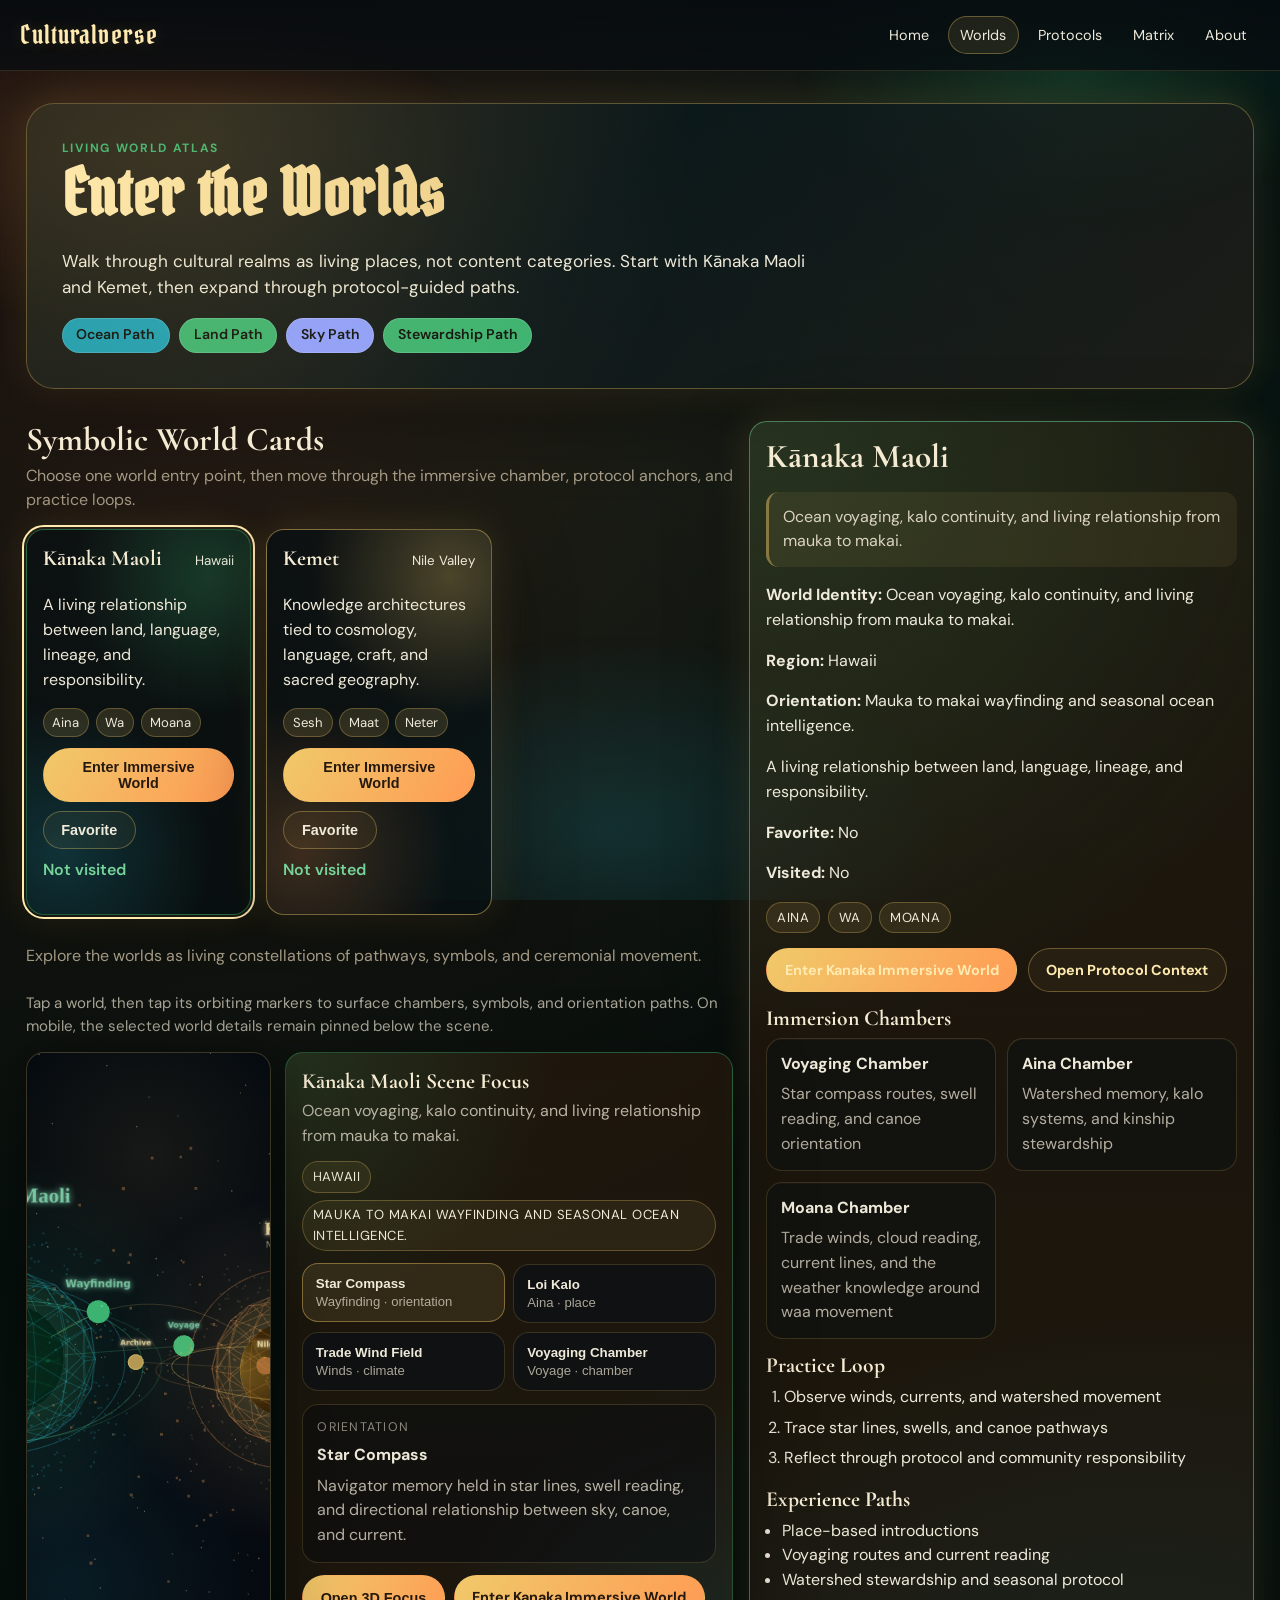
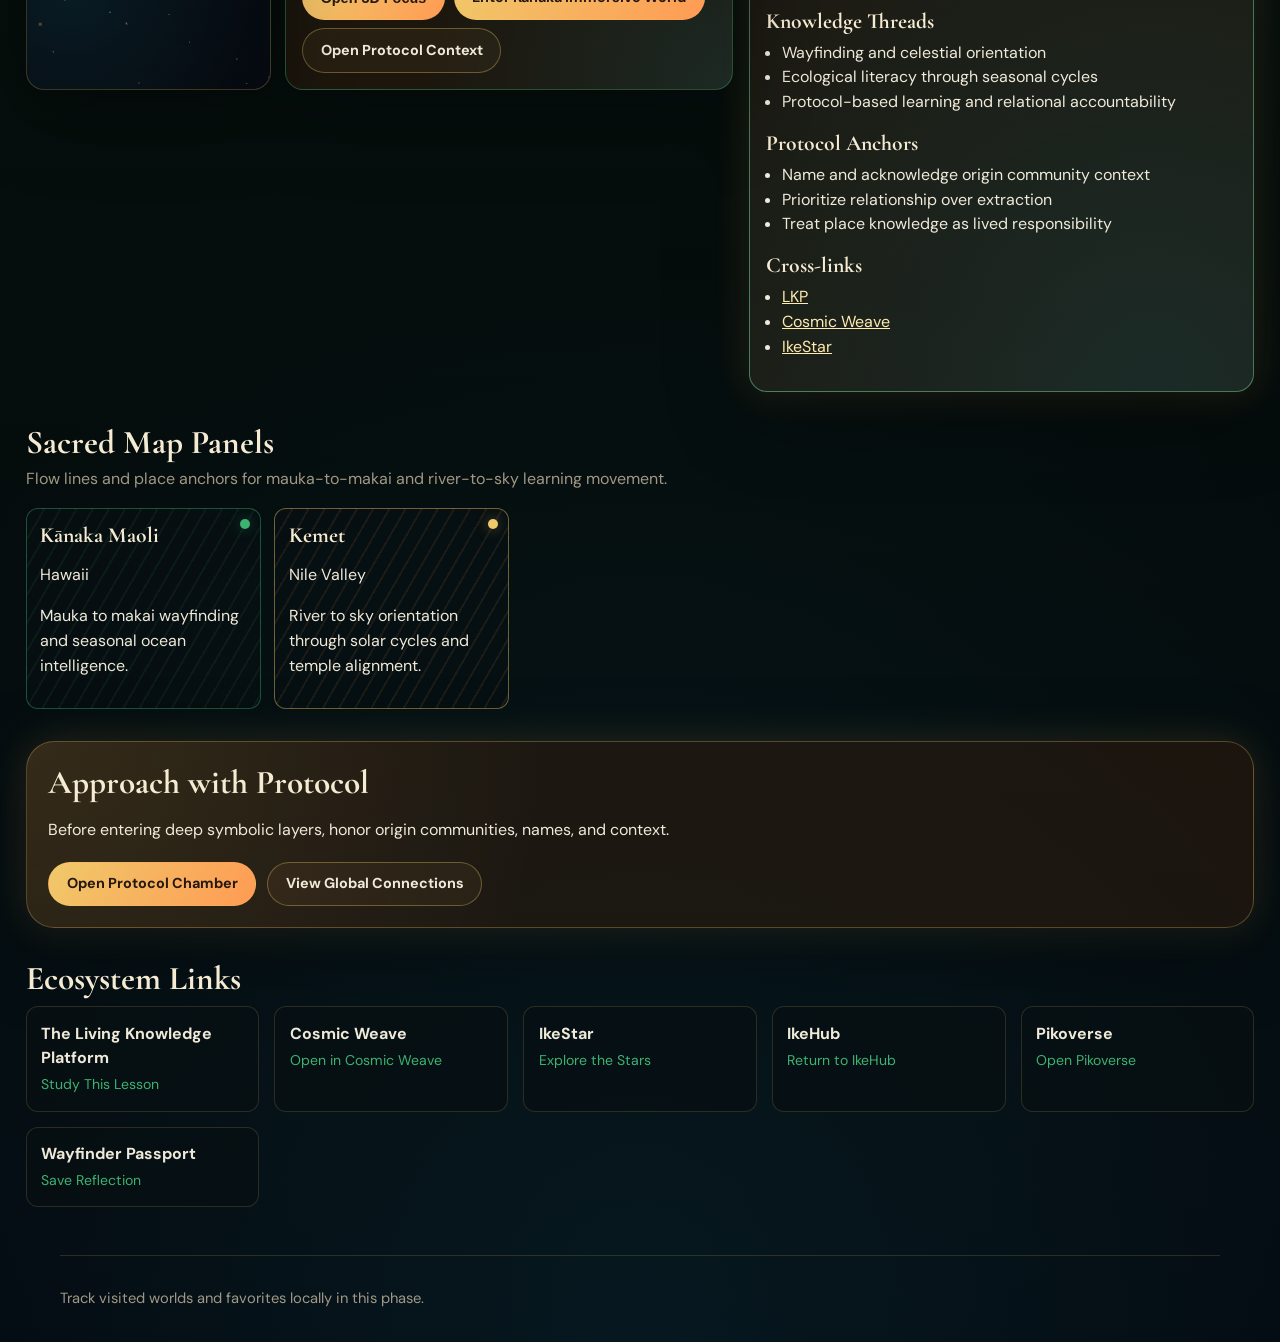
<file: culturalverse/worlds.html>
<!doctype html>
<html lang="en">
<head>
  <meta charset="utf-8">
  <meta name="viewport" content="width=device-width, initial-scale=1">
  <title>Worlds | Culturalverse</title>
  <meta name="description" content="Explore Culturalverse world cards, experience paths, symbolic environments, and ecosystem links.">
  <link rel="preconnect" href="https://fonts.googleapis.com">
  <link rel="preconnect" href="https://fonts.gstatic.com" crossorigin>
  <link href="https://fonts.googleapis.com/css2?family=Cormorant+Garamond:wght@500;600;700&family=DM+Sans:wght@400;500;700&family=Pirata+One&display=swap" rel="stylesheet">
  <link rel="stylesheet" href="css/culturalverse.css">
  <link rel="stylesheet" href="css/worlds.css">
  <link rel="stylesheet" href="css/responsive.css">
</head>
<body class="worlds-atlas-page">
  <div class="ambient-orbs" aria-hidden="true"></div>
  <header class="site-header">
    <a class="brand" href="../index.html">Culturalverse</a>
    <nav class="site-nav" aria-label="Main">
      <a href="../index.html">Home</a>
      <a href="worlds.html" aria-current="page">Worlds</a>
      <a href="protocols.html">Protocols</a>
      <a href="matrix.html">Matrix</a>
      <a href="about.html">About</a>
    </nav>
  </header>

  <main class="container worlds-atlas-shell">
    <section class="hero reveal">
      <p class="eyebrow">Living World Atlas</p>
      <h1>Enter the Worlds</h1>
      <p class="hero-copy">Walk through cultural realms as living places, not content categories. Start with Kānaka Maoli and Kemet, then expand through protocol-guided paths.</p>
      <div class="path-ribbons">
        <span class="path-chip path-ocean">Ocean Path</span>
        <span class="path-chip path-land">Land Path</span>
        <span class="path-chip path-sky">Sky Path</span>
        <span class="path-chip path-land">Stewardship Path</span>
      </div>
    </section>

    <section class="world-viewer-layout reveal">
      <div>
        <h2>Symbolic World Cards</h2>
        <p class="section-intro">Choose one world entry point, then move through the immersive chamber, protocol anchors, and practice loops.</p>
        <div id="world-cards" class="card-grid world-cards"></div>
      <!-- Immersive 3D World Spheres -->
      <section class="reveal">
          <div class="scene-stage-header">
            <p class="section-intro">Explore the worlds as living constellations of pathways, symbols, and ceremonial movement.</p>
            <p class="scene-stage-note">Tap a world, then tap its orbiting markers to surface chambers, symbols, and orientation paths. On mobile, the selected world details remain pinned below the scene.</p>
          </div>
          <div class="world-scene-stage">
            <div id="worlds-three-canvas" class="three-canvas-container"></div>
            <div id="world-scene-dock" class="world-scene-dock" aria-live="polite">
              <div class="world-scene-dock__empty">
                <h3>Scene Focus</h3>
                <p>Select a world to reveal its cultural markers, symbols, and chamber paths here.</p>
              </div>
            </div>
          </div>
      </section>
      </div>
      <aside id="world-detail" class="card world-detail" aria-live="polite">
        <h2>Open Story Chamber</h2>
        <p>Select a world card to walk its paths, approach its symbols, and open linked ecosystem actions.</p>
      </aside>
    </section>

    <section class="reveal">
      <h2>Sacred Map Panels</h2>
      <p class="section-intro">Flow lines and place anchors for mauka-to-makai and river-to-sky learning movement.</p>
      <div id="world-map-panels" class="map-panels"></div>
    </section>

    <section class="cv-protocol-panel reveal">
      <h2>Approach with Protocol</h2>
      <p>Before entering deep symbolic layers, honor origin communities, names, and context.</p>
      <div class="actions-row">
        <a class="btn btn-solid" href="protocols.html">Open Protocol Chamber</a>
        <a class="btn btn-outline" href="https://www.pikoverse.xyz/" target="_blank" rel="noreferrer noopener">View Global Connections</a>
      </div>
    </section>

    <section class="reveal">
      <h2>Ecosystem Links</h2>
      <div id="ecosystem-links" class="ecosystem-links"></div>
    </section>
  </main>

  <div id="world-focus-overlay" class="world-focus-overlay" hidden>
    <div class="world-focus-overlay__backdrop" data-close-world-focus></div>
    <div class="world-focus-overlay__panel" role="dialog" aria-modal="true" aria-labelledby="world-focus-title">
      <button class="world-focus-overlay__close" type="button" data-close-world-focus aria-label="Close 3D focus viewer">Close</button>
      <div class="world-focus-overlay__media">
        <div id="world-focus-canvas" class="world-focus-canvas"></div>
        <aside id="world-focus-hotspot" class="world-focus-hotspot" hidden>
          <h3 id="world-focus-hotspot-title">Focus Note</h3>
          <p id="world-focus-hotspot-copy"></p>
        </aside>
      </div>
      <aside class="world-focus-overlay__copy">
        <p id="world-focus-kicker" class="world-focus-overlay__kicker">3D Focus</p>
        <h2 id="world-focus-title">World Focus</h2>
        <p id="world-focus-summary" class="world-focus-overlay__summary">Select a world node to open a focused environment.</p>
        <p id="world-focus-context" class="world-focus-overlay__context"></p>
        <div class="world-focus-overlay__facts">
          <article class="world-focus-fact">
            <span class="world-focus-fact__label">Atmosphere</span>
            <strong id="world-focus-atmosphere">Ambient scene conditions</strong>
          </article>
          <article class="world-focus-fact">
            <span class="world-focus-fact__label">Motion</span>
            <strong id="world-focus-motion">Layered environmental movement</strong>
          </article>
          <article class="world-focus-fact">
            <span class="world-focus-fact__label">Anchors</span>
            <strong id="world-focus-anchors">Cultural structures and symbols</strong>
          </article>
        </div>
        <div class="world-focus-overlay__actions">
          <a id="world-focus-link" class="btn btn-solid" href="worlds.html">Enter World</a>
          <button class="btn btn-outline" type="button" data-close-world-focus>Back to Atlas</button>
        </div>
      </aside>
    </div>
  </div>

  <footer class="site-footer">
    <p>Track visited worlds and favorites locally in this phase.</p>
  </footer>

  <script src="https://cdn.jsdelivr.net/npm/gsap@3.12.5/dist/gsap.min.js" defer></script>
  <script src="js/worlds-data.js" defer></script>
  <script src="js/ecosystem-links.js" defer></script>
  <script src="js/three-global-loader.js" defer></script>
  <script src="js/world-viewer.js" defer></script>
  <script src="js/culturalverse.js" defer></script>
  <script src="js/worlds-scene.js" defer></script>
</body>
</html>
</file>
<file: culturalverse/css/culturalverse.css>
:root {
	/* Shared ecosystem foundation */
	--cv-bg: #03050b;
	--cv-bg-deep: #010208;
	--cv-bg-soft: #07100d;

	--cv-gold: #f0c96a;
	--cv-gold-hi: #ffeab0;
	--cv-cyan: #54c6ee;
	--cv-violet: #8fa0ff;

	/* Culturalverse signature palette */
	--cv-earth: #b8793e;
	--cv-clay: #d98545;
	--cv-ember: #ff9b54;
	--cv-kalo: #3cb371;
	--cv-fern: #76d39a;
	--cv-ocean: #1f9fb3;
	--cv-deep-ocean: #07576a;
	--cv-papyrus: #e8c982;
	--cv-bone: #f5ead2;
	--cv-night-green: #07140f;

	/* Text */
	--cv-text: rgba(248, 242, 226, 0.96);
	--cv-muted: rgba(220, 205, 178, 0.72);
	--cv-soft: rgba(220, 205, 178, 0.48);

	/* Borders and glass */
	--cv-border: rgba(240, 201, 106, 0.16);
	--cv-border-strong: rgba(240, 201, 106, 0.34);
	--cv-glass: rgba(8, 16, 18, 0.72);
	--cv-glass-warm: rgba(45, 28, 14, 0.58);

	/* Glows */
	--cv-gold-glow: rgba(240, 201, 106, 0.24);
	--cv-earth-glow: rgba(217, 133, 69, 0.22);
	--cv-ocean-glow: rgba(31, 159, 179, 0.22);
	--cv-kalo-glow: rgba(60, 179, 113, 0.22);

	/* Fonts */
	--cv-title: "Pirata One", "Cormorant Garamond", Georgia, serif;
	--cv-serif: "Cormorant Garamond", Georgia, serif;
	--cv-body: "DM Sans", system-ui, sans-serif;

	/* Radius */
	--cv-radius-lg: 28px;
	--cv-radius-md: 18px;
	--cv-radius-sm: 12px;

	/* Shadows */
	--cv-shadow-soft: 0 24px 80px rgba(0, 0, 0, 0.36);
	--cv-shadow-gold: 0 0 40px rgba(240, 201, 106, 0.16);

	/* Path colors */
	--path-ocean: #1f9fb3;
	--path-land: #3cb371;
	--path-sky: #8fa0ff;
	--path-voice: #f0c96a;
	--path-ceremony: #ff9b54;
	--path-healing: #76d39a;
	--path-architecture: #d98545;
	--path-ethics: #ffeab0;
}

* {
	box-sizing: border-box;
}

html,
body {
	margin: 0;
	padding: 0;
}

body {
	margin: 0;
	min-height: 100vh;
	color: var(--cv-text);
	font-family: var(--cv-body);
	background:
		radial-gradient(circle at 18% 12%, rgba(217, 133, 69, 0.16), transparent 34%),
		radial-gradient(circle at 82% 8%, rgba(60, 179, 113, 0.12), transparent 30%),
		radial-gradient(circle at 50% 100%, rgba(31, 159, 179, 0.12), transparent 36%),
		linear-gradient(180deg, #010208 0%, #06110d 48%, #03050b 100%);
	overflow-x: hidden;
	line-height: 1.55;
}

.ambient-orbs {
	position: fixed;
	inset: 0;
	pointer-events: none;
	background:
		radial-gradient(540px 250px at 10% 18%, var(--cv-earth-glow), transparent 68%),
		radial-gradient(440px 240px at 84% 8%, var(--cv-kalo-glow), transparent 65%),
		radial-gradient(500px 280px at 48% 92%, var(--cv-ocean-glow), transparent 70%);
	opacity: 0.9;
	animation: floatAmbient 16s ease-in-out infinite alternate;
}

@keyframes floatAmbient {
	from {
		transform: translateY(0) scale(1);
	}
	to {
		transform: translateY(-20px) scale(1.05);
	}
}

.site-header {
	position: sticky;
	top: 0;
	z-index: 20;
	display: flex;
	justify-content: space-between;
	align-items: center;
	gap: 1rem;
	padding: 0.9rem 1.25rem;
	backdrop-filter: blur(12px);
	background: linear-gradient(180deg, rgba(7, 12, 16, 0.9), rgba(7, 12, 16, 0.72));
	border-bottom: 1px solid var(--cv-border);
}

.brand {
	color: var(--cv-gold-hi);
	font-family: var(--cv-title);
	text-decoration: none;
	font-size: 1.65rem;
	letter-spacing: 0.04em;
	text-shadow: 0 0 16px rgba(240, 201, 106, 0.2);
}

.site-nav {
	display: flex;
	flex-wrap: wrap;
	gap: 0.35rem;
}

.site-nav a {
	color: var(--cv-text);
	text-decoration: none;
	padding: 0.45rem 0.74rem;
	border-radius: 999px;
	border: 1px solid transparent;
	font-size: 0.9rem;
}

.site-nav a:hover,
.site-nav a[aria-current="page"] {
	border-color: var(--cv-border-strong);
	background: rgba(240, 201, 106, 0.1);
}

.container {
	width: min(1160px, 100% - 2.4rem);
	margin: 1.9rem auto 3rem;
}

section {
	margin-top: 2rem;
}

.hero {
	position: relative;
	overflow: hidden;
	border-radius: var(--cv-radius-lg);
	border: 1px solid var(--cv-border-strong);
	padding: 2.2rem;
	background:
		linear-gradient(130deg, rgba(240, 201, 106, 0.08), rgba(31, 159, 179, 0.05) 46%, rgba(217, 133, 69, 0.1)),
		var(--cv-glass);
	box-shadow: var(--cv-shadow-soft), var(--cv-shadow-gold);
}

.modern-hero {
	backdrop-filter: blur(14px) saturate(130%);
	border-color: rgba(240, 201, 106, 0.42);
	min-height: 31rem;
	padding-right: clamp(17.5rem, 31vw, 26rem);
	padding-bottom: 2.8rem;
}

.hero-grid-overlay {
	position: absolute;
	inset: 0;
	pointer-events: none;
	background-image:
		linear-gradient(rgba(240, 201, 106, 0.06) 1px, transparent 1px),
		linear-gradient(90deg, rgba(31, 159, 179, 0.06) 1px, transparent 1px);
	background-size: 34px 34px;
	mix-blend-mode: screen;
	opacity: 0.28;
	mask-image: radial-gradient(circle at 30% 30%, black, transparent 72%);
}

.hero::before {
	content: "";
	position: absolute;
	inset: -2px;
	border-radius: inherit;
	pointer-events: none;
	background: radial-gradient(circle at 15% 12%, rgba(240, 201, 106, 0.12), transparent 45%);
}

.eyebrow {
	margin: 0;
	text-transform: uppercase;
	letter-spacing: 0.14em;
	font-size: 0.75rem;
	color: var(--cv-kalo);
	font-weight: 700;
}

h1,
h2,
h3 {
	margin-top: 0;
	margin-bottom: 0.5rem;
	font-family: var(--cv-serif);
	color: var(--cv-bone);
	line-height: 1.14;
}

h1 {
	font-size: clamp(2.3rem, 5vw, 4rem);
	letter-spacing: 0.01em;
}

h2 {
	font-size: clamp(1.45rem, 2.6vw, 2.3rem);
}

h3 {
	font-size: 1.35rem;
}

.hero h1 {
	font-family: var(--cv-title);
	background: linear-gradient(95deg, var(--cv-gold-hi), var(--cv-papyrus), var(--cv-ember));
	-webkit-background-clip: text;
	background-clip: text;
	color: transparent;
}

.hero-copy {
	max-width: 64ch;
	font-size: 1.07rem;
}

.hero-subcopy {
	margin-top: 0.4rem;
	color: var(--cv-muted);
}

.hero-neuro-motif {
	position: absolute;
	right: clamp(0.9rem, 2.6vw, 1.8rem);
	top: 50%;
	transform: translateY(-50%);
	width: clamp(15rem, 28vw, 23rem);
	aspect-ratio: 1;
	border-radius: 50%;
	pointer-events: none;
	overflow: hidden;
	background:
		radial-gradient(circle at 50% 50%, rgba(248, 235, 206, 0.12), transparent 55%),
		linear-gradient(180deg, rgba(8, 12, 26, 0.9), rgba(3, 5, 11, 0.98));
	box-shadow:
		inset 0 0 0 1px rgba(248, 235, 206, 0.2),
		0 20px 34px rgba(2, 5, 16, 0.66);
	opacity: 0.88;
	z-index: 1;
}

.hero-emblem-canvas {
	position: absolute;
	inset: 0;
	width: 100%;
	height: 100%;
	border-radius: 50%;
	overflow: hidden;
}

.hero-neuro-motif::after {
	content: "";
	position: absolute;
	inset: 10%;
	border-radius: 50%;
	border: 1px solid rgba(242, 214, 151, 0.24);
	box-shadow:
		0 0 0 1px rgba(245, 232, 201, 0.12) inset,
		0 0 34px rgba(206, 156, 67, 0.24);
	animation: breathCycle 6.6s ease-in-out infinite;
}

@keyframes breathCycle {
	from {
		opacity: 0.42;
		transform: scale(0.985);
	}
	50% {
		opacity: 0.84;
		transform: scale(1.03);
	}
	to {
		opacity: 0.42;
		transform: scale(0.985);
	}
}

.word-glow {
	text-shadow:
		0 0 14px rgba(240, 201, 106, 0.2),
		0 0 24px rgba(31, 159, 179, 0.12);
}

.text-shimmer {
	background: linear-gradient(95deg, var(--cv-gold-hi), var(--cv-fern), var(--cv-gold-hi));
	background-size: 200% 100%;
	-webkit-background-clip: text;
	background-clip: text;
	color: transparent;
	animation: shimmerFlow 3.8s linear infinite;
}

@keyframes shimmerFlow {
	from {
		background-position: 0 0;
	}
	to {
		background-position: 200% 0;
	}
}

.actions-row {
	display: flex;
	flex-wrap: wrap;
	gap: 0.66rem;
	margin-top: 1.2rem;
}

.modern-actions .btn {
	letter-spacing: 0.02em;
	min-height: 42px;
}

.hero-signal-rail {
	display: grid;
	grid-template-columns: repeat(3, minmax(0, 1fr));
	gap: 0.6rem;
	margin-top: 1rem;
	position: relative;
	z-index: 2;
}

.atlas-detail-strip {
	display: grid;
	grid-template-columns: repeat(3, minmax(0, 1fr));
	gap: 0.6rem;
	margin-top: 0.75rem;
	position: relative;
	z-index: 2;
}

.atlas-detail-card {
	border: 1px solid rgba(31, 159, 179, 0.2);
	border-radius: 14px;
	padding: 0.62rem 0.76rem;
	background:
		linear-gradient(120deg, rgba(7, 16, 13, 0.82), rgba(7, 87, 106, 0.28));
	box-shadow: inset 0 0 18px rgba(240, 201, 106, 0.08);
}

.atlas-detail-kicker {
	margin: 0;
	font-size: 0.68rem;
	letter-spacing: 0.1em;
	text-transform: uppercase;
	color: var(--cv-soft);
}

.atlas-detail-value {
	margin: 0.24rem 0 0;
	font-size: 0.87rem;
	line-height: 1.35;
	color: var(--cv-text);
}

.signal-card {
	border: 1px solid rgba(240, 201, 106, 0.22);
	border-radius: 14px;
	padding: 0.72rem 0.82rem;
	background:
		radial-gradient(circle at 0 0, rgba(240, 201, 106, 0.14), transparent 52%),
		rgba(7, 16, 13, 0.62);
	box-shadow: inset 0 0 24px rgba(31, 159, 179, 0.08);
	transition: transform 0.25s ease;
}

.signal-kicker {
	margin: 0;
	font-size: 0.72rem;
	text-transform: uppercase;
	letter-spacing: 0.12em;
	color: var(--cv-soft);
}

.signal-value {
	margin: 0.26rem 0 0;
	font-family: var(--cv-serif);
	font-size: 1.05rem;
	color: var(--cv-bone);
}

.btn {
	border: 1px solid transparent;
	border-radius: 999px;
	padding: 0.62rem 1.1rem;
	font-size: 0.9rem;
	font-weight: 700;
	cursor: pointer;
	text-decoration: none;
	display: inline-flex;
	align-items: center;
	justify-content: center;
	transition: transform 0.2s ease, border-color 0.2s ease, background 0.2s ease;
}

.btn-solid {
	background: linear-gradient(125deg, var(--cv-gold), var(--cv-ember));
	color: #25180e;
}

.btn-outline {
	background: rgba(240, 201, 106, 0.05);
	border-color: var(--cv-border-strong);
	color: var(--cv-text);
}

.btn:hover {
	transform: translateY(-2px);
}

.section-intro {
	color: var(--cv-muted);
	margin-top: -0.2rem;
}

.card-grid,
.two-col,
.ecosystem-links {
	display: grid;
	gap: 0.95rem;
}

.card-grid {
	grid-template-columns: repeat(auto-fill, minmax(220px, 1fr));
}

.two-col {
	grid-template-columns: repeat(2, minmax(0, 1fr));
}

.card {
	border-radius: var(--cv-radius-md);
	border: 1px solid var(--cv-border);
	background: var(--cv-glass);
	padding: 1rem;
	box-shadow: var(--cv-shadow-soft);
}

.depth-card {
	background:
		radial-gradient(circle at 18% 12%, rgba(240, 201, 106, 0.14), transparent 38%),
		var(--cv-glass);
	border-color: rgba(240, 201, 106, 0.26);
	transition: transform 0.28s ease, border-color 0.28s ease;
}

.depth-card:hover {
	transform: translateY(-6px);
	border-color: rgba(240, 201, 106, 0.44);
}

.portal-grid {
	display: grid;
	grid-template-columns: repeat(auto-fill, minmax(280px, 1fr));
	gap: 1rem;
}

.portal-card {
	position: relative;
	overflow: hidden;
	border-radius: var(--cv-radius-lg);
	border: 1px solid var(--cv-border-strong);
	padding: 1.3rem;
	min-height: 280px;
	display: flex;
	flex-direction: column;
	justify-content: flex-end;
	gap: 0.55rem;
	box-shadow: var(--cv-shadow-soft), var(--cv-shadow-gold);
	transform-style: preserve-3d;
	cursor: pointer;
}

.portal-card::after {
	content: "";
	position: absolute;
	inset: 0;
	background: linear-gradient(180deg, rgba(1, 2, 8, 0.18), rgba(1, 2, 8, 0.86));
	pointer-events: none;
}

.portal-card > * {
	position: relative;
	z-index: 1;
}

.portal-card h3,
.portal-card p {
	transition: transform 0.24s ease, text-shadow 0.24s ease;
}

.portal-card:hover h3 {
	transform: translateY(-1px);
	text-shadow: 0 0 14px rgba(240, 201, 106, 0.34);
}

.portal-card:hover p {
	text-shadow: 0 0 10px rgba(31, 159, 179, 0.2);
}

.portal-card:focus-visible {
	outline: 2px solid rgba(240, 201, 106, 0.52);
	outline-offset: 2px;
}

.portal-symbol {
	margin: 0;
	width: fit-content;
	padding: 0.24rem 0.72rem;
	border-radius: 999px;
	font-family: var(--cv-title);
	background: rgba(240, 201, 106, 0.16);
	border: 1px solid rgba(240, 201, 106, 0.35);
	letter-spacing: 0.03em;
}

.portal-actions {
	margin-top: 0.3rem;
	display: grid;
	gap: 0.46rem;
}

.world-kanaka {
	background:
		radial-gradient(circle at 82% 18%, rgba(240, 201, 106, 0.26), transparent 30%),
		radial-gradient(circle at 24% 30%, rgba(60, 179, 113, 0.24), transparent 42%),
		linear-gradient(135deg, rgba(7, 20, 15, 0.95), rgba(7, 87, 106, 0.7), rgba(11, 32, 27, 0.96));
}

.world-kemet {
	background:
		radial-gradient(circle at 80% 16%, rgba(31, 159, 179, 0.28), transparent 30%),
		radial-gradient(circle at 20% 22%, rgba(240, 201, 106, 0.26), transparent 40%),
		linear-gradient(130deg, rgba(42, 21, 10, 0.98), rgba(122, 63, 29, 0.82), rgba(14, 11, 7, 0.98));
}

.path-ribbons {
	display: flex;
	flex-wrap: wrap;
	gap: 0.56rem;
}

.path-chip {
	padding: 0.35rem 0.85rem;
	border-radius: 999px;
	border: 1px solid rgba(255, 255, 255, 0.15);
	font-size: 0.88rem;
	font-weight: 600;
	color: #0f120f;
}

.path-ocean { background: var(--path-ocean); }
.path-land { background: var(--path-land); }
.path-sky { background: var(--path-sky); }
.path-voice { background: var(--path-voice); }
.path-ceremony { background: var(--path-ceremony); }
.path-healing { background: var(--path-healing); }
.path-architecture { background: var(--path-architecture); }
.path-ethics { background: var(--path-ethics); }

.cv-protocol-panel {
	border: 1px solid rgba(240, 201, 106, 0.28);
	background:
		radial-gradient(circle at 0 0, rgba(240, 201, 106, 0.12), transparent 42%),
		rgba(45, 28, 14, 0.58);
	border-radius: var(--cv-radius-lg);
	box-shadow: var(--cv-shadow-soft), var(--cv-shadow-gold);
	padding: 1.35rem;
}

.guiding-principle {
	margin: 0;
	border-radius: var(--cv-radius-md);
	border-left: 4px solid var(--cv-gold);
	background: rgba(232, 201, 130, 0.08);
	padding: 1.1rem 1.2rem;
	color: var(--cv-bone);
	font-family: var(--cv-serif);
	font-size: 1.07rem;
}

textarea,
select {
	width: 100%;
	margin-top: 0.35rem;
	margin-bottom: 0.75rem;
	border-radius: var(--cv-radius-sm);
	border: 1px solid var(--cv-border-strong);
	padding: 0.62rem 0.7rem;
	background: rgba(4, 11, 13, 0.75);
	color: var(--cv-text);
	font-family: inherit;
}

.status {
	margin-top: 0.55rem;
	min-height: 1.2rem;
	color: var(--cv-fern);
	font-weight: 600;
}

.ecosystem-links {
	grid-template-columns: repeat(auto-fill, minmax(230px, 1fr));
}

.eco-link {
	display: block;
	text-decoration: none;
	color: var(--cv-text);
	border: 1px solid var(--cv-border);
	border-radius: var(--cv-radius-sm);
	padding: 0.9rem;
	background: var(--cv-glass);
}

.eco-link span {
	display: block;
	margin-top: 0.2rem;
	color: var(--cv-kalo);
	font-size: 0.88rem;
}

.modal {
	position: fixed;
	inset: 0;
	display: grid;
	place-items: center;
	padding: 1rem;
	background: rgba(4, 8, 9, 0.76);
}

.modal[hidden] {
	display: none;
}

.modal-panel {
	max-width: 620px;
	width: 100%;
	border-radius: var(--cv-radius-md);
	border: 1px solid var(--cv-border-strong);
	background:
		radial-gradient(circle at 0 0, rgba(240, 201, 106, 0.13), transparent 42%),
		var(--cv-glass-warm);
	padding: 1.1rem;
}

.world-layer-modal {
	backdrop-filter: blur(8px);
}

.world-layer-panel {
	max-width: 820px;
	padding: 1.25rem;
	background:
		radial-gradient(circle at 0 0, rgba(240, 201, 106, 0.15), transparent 42%),
		linear-gradient(125deg, rgba(9, 19, 16, 0.9), rgba(10, 26, 24, 0.78));
	border: 1px solid rgba(240, 201, 106, 0.34);
	box-shadow: var(--cv-shadow-soft), 0 0 50px rgba(31, 159, 179, 0.16);
}

.world-layer-kicker {
	margin: 0;
	font-size: 0.72rem;
	letter-spacing: 0.12em;
	text-transform: uppercase;
	color: var(--cv-kalo);
}

.world-layer-grid {
	display: grid;
	grid-template-columns: repeat(2, minmax(0, 1fr));
	gap: 0.8rem;
	margin-top: 0.7rem;
}

.world-layer-card {
	padding: 0.8rem;
	border-radius: 14px;
	border: 1px solid rgba(240, 201, 106, 0.24);
	background: rgba(8, 16, 18, 0.52);
}

.world-layer-card h3 {
	margin-bottom: 0.34rem;
	font-size: 1.16rem;
}

.world-layer-card ul {
	margin: 0;
	padding-left: 1rem;
	display: grid;
	gap: 0.34rem;
}

.world-layer--kanaka .world-layer-panel {
	background:
		radial-gradient(circle at 0 0, rgba(60, 179, 113, 0.2), transparent 40%),
		linear-gradient(125deg, rgba(7, 20, 15, 0.9), rgba(7, 87, 106, 0.7));
}

.world-layer--kemet .world-layer-panel {
	background:
		radial-gradient(circle at 0 0, rgba(240, 201, 106, 0.2), transparent 38%),
		linear-gradient(125deg, rgba(34, 21, 13, 0.92), rgba(122, 63, 29, 0.72));
}

.site-footer {
	width: min(1160px, 100% - 2.4rem);
	margin: 1rem auto 2rem;
	padding-top: 1rem;
	border-top: 1px solid var(--cv-border);
	color: var(--cv-muted);
	font-size: 0.92rem;
}

.reveal {
	opacity: 0;
	transform: translateY(18px);
}
</file>
<file: culturalverse/css/responsive.css>
@media (max-width: 860px) {
	.site-header {
		position: static;
		flex-direction: column;
		align-items: flex-start;
	}

	.container {
		width: min(1120px, 100% - 1.4rem);
		margin-top: 1rem;
	}

	.hero {
		padding: 1.2rem;
	}

	.modern-hero {
		min-height: auto;
		padding-right: 1.2rem;
	}

	.hero-neuro-motif {
		position: relative;
		right: auto;
		top: auto;
		transform: none;
		width: min(20rem, 100%);
		margin: 1rem auto 0;
		opacity: 0.82;
		animation: none;
	}

	.portal-grid {
		grid-template-columns: 1fr;
	}

	.two-col {
		grid-template-columns: 1fr;
	}

	.hero-signal-rail {
		grid-template-columns: 1fr;
	}

	.atlas-detail-strip {
		grid-template-columns: 1fr;
	}

	.world-layer-grid {
		grid-template-columns: 1fr;
	}
}

@media (max-width: 560px) {
	.site-nav {
		width: 100%;
	}

	.site-nav a {
		flex: 1 1 auto;
		text-align: center;
	}

	h1 {
		font-size: clamp(1.65rem, 10vw, 2.3rem);
	}

	.hero-neuro-motif {
		width: min(15rem, calc(100% - 1rem));
		opacity: 0.74;
	}

	.actions-row {
		flex-direction: column;
		align-items: stretch;
	}

	.path-ribbons {
		gap: 0.42rem;
	}

	.path-chip {
		width: 100%;
		text-align: center;
	}
}
</file>
<file: culturalverse/css/world-chamber.css>
/* =========================================================
   World Chamber — immersive world subpage styles
   Used by kanaka-world.html and kemet-world.html
   ========================================================= */

/* ── Page shell ─────────────────────────────────────────── */
.world-chamber-page {
	min-height: 100vh;
	background: var(--cv-bg-deep);
	color: var(--cv-text);
	font-family: var(--cv-body);
	overflow-x: hidden;
}

/* ── Ambient canvas (fixed fullscreen) ───────────────────── */
#world-ambient-canvas {
	position: fixed;
	inset: 0;
	z-index: 0;
	pointer-events: none;
}

#world-ambient-canvas canvas {
	width: 100% !important;
	height: 100% !important;
}

/* ── World-specific atmospheric overlays ─────────────────── */
.world-chamber--kanaka {
	background:
		radial-gradient(ellipse 80% 60% at 50% -10%, rgba(7, 87, 106, 0.38) 0%, transparent 65%),
		radial-gradient(ellipse 60% 50% at 10% 90%, rgba(31, 159, 179, 0.16) 0%, transparent 60%),
		#020d14;
}

.world-chamber--kemet {
	background:
		radial-gradient(ellipse 80% 60% at 50% -10%, rgba(130, 80, 20, 0.38) 0%, transparent 65%),
		radial-gradient(ellipse 60% 50% at 90% 90%, rgba(217, 133, 69, 0.14) 0%, transparent 60%),
		#0d0804;
}

/* ── All content above the canvas ────────────────────────── */
.world-chamber-page .site-header,
.wc-hero,
.wc-section,
.wc-cta,
.world-chamber-page .site-footer {
	position: relative;
	z-index: 1;
}

/* ── Back nav ─────────────────────────────────────────────── */
.wc-back-nav {
	padding: 1.2rem 2rem 0;
	display: flex;
	align-items: center;
	gap: 0.5rem;
}

.wc-back-nav a {
	color: var(--cv-muted);
	text-decoration: none;
	font-size: 0.9rem;
	display: inline-flex;
	align-items: center;
	gap: 0.35rem;
	transition: color 0.2s;
}

.wc-back-nav a:hover {
	color: var(--cv-text);
}

.wc-back-nav .wc-breadcrumb-sep {
	color: var(--cv-soft);
	font-size: 0.8rem;
}

.wc-back-nav .wc-breadcrumb-current {
	color: var(--cv-muted);
	font-size: 0.9rem;
}

/* ── Hero ──────────────────────────────────────────────────── */
.wc-hero {
	max-width: 960px;
	margin: 0 auto;
	padding: 5.5rem 2rem 4rem;
	text-align: center;
}

.wc-hero .eyebrow {
	letter-spacing: 0.14em;
	text-transform: uppercase;
	font-size: 0.78rem;
	font-weight: 500;
	color: var(--cv-muted);
	margin-bottom: 0.9rem;
}

.world-chamber--kanaka .wc-hero .eyebrow {
	color: var(--cv-fern);
}

.world-chamber--kemet .wc-hero .eyebrow {
	color: var(--cv-papyrus);
}

.wc-title {
	font-family: var(--cv-title);
	font-size: clamp(3rem, 8vw, 6.5rem);
	font-weight: 700;
	line-height: 1;
	margin: 0 0 0.3em;
	letter-spacing: -0.01em;
}

.world-chamber--kanaka .wc-title {
	background: linear-gradient(135deg, #76d39a 0%, #1f9fb3 55%, #8fa0ff 100%);
	-webkit-background-clip: text;
	-webkit-text-fill-color: transparent;
	background-clip: text;
}

.world-chamber--kemet .wc-title {
	background: linear-gradient(135deg, #ffeab0 0%, #f0c96a 45%, #d98545 100%);
	-webkit-background-clip: text;
	-webkit-text-fill-color: transparent;
	background-clip: text;
}

.wc-region {
	font-size: 1rem;
	color: var(--cv-muted);
	margin: 0 0 1.6rem;
	letter-spacing: 0.05em;
}

.world-chamber--kanaka .wc-region {
	color: rgba(118, 211, 154, 0.72);
}

.world-chamber--kemet .wc-region {
	color: rgba(240, 201, 106, 0.72);
}

.wc-orientation {
	font-family: var(--cv-serif);
	font-size: clamp(1.1rem, 2.5vw, 1.45rem);
	line-height: 1.5;
	color: var(--cv-text);
	max-width: 640px;
	margin: 0 auto 1rem;
}

.wc-identity {
	font-size: 1rem;
	color: var(--cv-muted);
	max-width: 560px;
	margin: 0 auto 2rem;
	line-height: 1.7;
}

.wc-symbols {
	display: flex;
	flex-wrap: wrap;
	justify-content: center;
	gap: 0.55rem;
}

.wc-symbols span {
	border-radius: 999px;
	padding: 0.28rem 0.9rem;
	font-size: 0.84rem;
	font-weight: 500;
	letter-spacing: 0.06em;
	text-transform: uppercase;
}

.world-chamber--kanaka .wc-symbols span {
	background: rgba(60, 179, 113, 0.14);
	border: 1px solid rgba(60, 179, 113, 0.38);
	color: var(--cv-fern);
}

.world-chamber--kemet .wc-symbols span {
	background: rgba(240, 201, 106, 0.12);
	border: 1px solid rgba(240, 201, 106, 0.36);
	color: var(--cv-papyrus);
}

/* ── Divider ───────────────────────────────────────────────── */
.wc-divider {
	max-width: 960px;
	margin: 0 auto;
	border: none;
	height: 1px;
	background: linear-gradient(90deg, transparent, var(--cv-border-strong), transparent);
}

/* ── Generic section ───────────────────────────────────────── */
.wc-section {
	max-width: 960px;
	margin: 0 auto;
	padding: 3.5rem 2rem;
}

.wc-section-label {
	display: flex;
	align-items: center;
	gap: 0.6rem;
	margin-bottom: 0.6rem;
}

.wc-section-label .wc-dot {
	width: 8px;
	height: 8px;
	border-radius: 50%;
	flex-shrink: 0;
}

.world-chamber--kanaka .wc-dot {
	background: var(--cv-kalo);
	box-shadow: 0 0 8px rgba(60, 179, 113, 0.6);
}

.world-chamber--kemet .wc-dot {
	background: var(--cv-gold);
	box-shadow: 0 0 8px rgba(240, 201, 106, 0.6);
}

.wc-section-label .wc-tag {
	font-size: 0.72rem;
	font-weight: 700;
	letter-spacing: 0.14em;
	text-transform: uppercase;
	color: var(--cv-muted);
}

.wc-section h2 {
	font-family: var(--cv-title);
	font-size: clamp(1.6rem, 3.5vw, 2.4rem);
	margin: 0 0 0.3em;
	line-height: 1.1;
}

.world-chamber--kanaka .wc-section h2 {
	color: var(--cv-fern);
}

.world-chamber--kemet .wc-section h2 {
	color: var(--cv-gold-hi);
}

.wc-section .wc-intro {
	color: var(--cv-muted);
	font-size: 1rem;
	line-height: 1.7;
	max-width: 680px;
	margin-bottom: 2rem;
}

/* ── Immersion Chambers grid ─────────────────────────────── */
.wc-chambers-grid {
	display: grid;
	grid-template-columns: repeat(auto-fill, minmax(260px, 1fr));
	gap: 1.2rem;
}

.wc-chamber-card {
	border-radius: var(--cv-radius-md);
	padding: 1.6rem 1.4rem;
	border: 1px solid var(--cv-border);
	background: var(--cv-glass);
	transition: border-color 0.25s, box-shadow 0.25s, transform 0.22s;
	cursor: default;
}

.wc-chamber-card:hover {
	transform: translateY(-3px);
}

.world-chamber--kanaka .wc-chamber-card {
	background:
		radial-gradient(circle at 80% 10%, rgba(31, 159, 179, 0.14), transparent 48%),
		rgba(4, 18, 22, 0.78);
	border-color: rgba(60, 179, 113, 0.3);
}

.world-chamber--kanaka .wc-chamber-card:hover {
	border-color: rgba(60, 179, 113, 0.6);
	box-shadow: 0 8px 40px rgba(31, 159, 179, 0.18), 0 0 20px rgba(60, 179, 113, 0.12);
}

.world-chamber--kemet .wc-chamber-card {
	background:
		radial-gradient(circle at 80% 10%, rgba(217, 133, 69, 0.14), transparent 48%),
		rgba(22, 14, 4, 0.78);
	border-color: rgba(240, 201, 106, 0.28);
}

.world-chamber--kemet .wc-chamber-card:hover {
	border-color: rgba(240, 201, 106, 0.58);
	box-shadow: 0 8px 40px rgba(217, 133, 69, 0.18), 0 0 20px rgba(240, 201, 106, 0.12);
}

.wc-chamber-card .wc-chamber-num {
	font-size: 0.72rem;
	font-weight: 700;
	letter-spacing: 0.1em;
	text-transform: uppercase;
	margin-bottom: 0.7rem;
}

.world-chamber--kanaka .wc-chamber-num {
	color: rgba(118, 211, 154, 0.6);
}

.world-chamber--kemet .wc-chamber-num {
	color: rgba(240, 201, 106, 0.6);
}

.wc-chamber-card h3 {
	font-family: var(--cv-serif);
	font-size: 1.3rem;
	font-weight: 600;
	margin: 0 0 0.5rem;
	color: var(--cv-text);
}

.wc-chamber-card p {
	color: var(--cv-muted);
	font-size: 0.93rem;
	line-height: 1.6;
	margin: 0;
}

/* ── Practice Loop ────────────────────────────────────────── */
.wc-loop-steps {
	display: flex;
	flex-direction: column;
	gap: 0;
}

.wc-loop-step {
	display: grid;
	grid-template-columns: 2.4rem 1fr;
	gap: 0.8rem 1rem;
	align-items: start;
	padding: 1.2rem 0;
	border-bottom: 1px solid var(--cv-border);
}

.wc-loop-step:first-child {
	border-top: 1px solid var(--cv-border);
}

.wc-loop-step .wc-step-num {
	width: 2.4rem;
	height: 2.4rem;
	border-radius: 50%;
	display: flex;
	align-items: center;
	justify-content: center;
	font-size: 0.82rem;
	font-weight: 700;
	flex-shrink: 0;
	margin-top: 0.1rem;
}

.world-chamber--kanaka .wc-step-num {
	background: rgba(60, 179, 113, 0.16);
	border: 1px solid rgba(60, 179, 113, 0.4);
	color: var(--cv-fern);
}

.world-chamber--kemet .wc-step-num {
	background: rgba(240, 201, 106, 0.12);
	border: 1px solid rgba(240, 201, 106, 0.38);
	color: var(--cv-gold);
}

.wc-loop-step p {
	margin: 0;
	color: var(--cv-text);
	font-size: 1rem;
	line-height: 1.6;
	padding-top: 0.35rem;
}

/* ── Knowledge Threads ────────────────────────────────────── */
.wc-threads-list {
	display: grid;
	grid-template-columns: repeat(auto-fill, minmax(240px, 1fr));
	gap: 0.9rem;
	list-style: none;
	padding: 0;
	margin: 0;
}

.wc-threads-list li {
	border-radius: var(--cv-radius-sm);
	padding: 1rem 1.1rem;
	font-size: 0.95rem;
	line-height: 1.5;
	color: var(--cv-text);
	position: relative;
	padding-left: 1.5rem;
}

.wc-threads-list li::before {
	content: "";
	position: absolute;
	left: 0;
	top: 1.25rem;
	width: 6px;
	height: 6px;
	border-radius: 50%;
}

.world-chamber--kanaka .wc-threads-list li {
	background: rgba(31, 159, 179, 0.08);
	border: 1px solid rgba(31, 159, 179, 0.22);
}

.world-chamber--kanaka .wc-threads-list li::before {
	background: var(--cv-ocean);
}

.world-chamber--kemet .wc-threads-list li {
	background: rgba(240, 201, 106, 0.07);
	border: 1px solid rgba(240, 201, 106, 0.22);
}

.world-chamber--kemet .wc-threads-list li::before {
	background: var(--cv-gold);
}

/* ── Protocol Anchors ─────────────────────────────────────── */
.wc-protocol-list {
	display: flex;
	flex-direction: column;
	gap: 0.65rem;
	list-style: none;
	padding: 0;
	margin: 0;
}

.wc-protocol-list li {
	display: grid;
	grid-template-columns: 1.2rem 1fr;
	gap: 0 0.7rem;
	align-items: baseline;
	font-size: 0.96rem;
	line-height: 1.65;
	color: var(--cv-muted);
}

.wc-protocol-list li::before {
	content: "→";
	font-size: 0.85rem;
}

.world-chamber--kanaka .wc-protocol-list li::before {
	color: var(--cv-fern);
}

.world-chamber--kemet .wc-protocol-list li::before {
	color: var(--cv-gold);
}

/* ── Quote band ───────────────────────────────────────────── */
.wc-quote-band {
	position: relative;
	z-index: 1;
	padding: 4rem 2rem;
	text-align: center;
	overflow: hidden;
}

.world-chamber--kanaka .wc-quote-band {
	background:
		radial-gradient(ellipse 100% 120% at 50% 50%, rgba(31, 159, 179, 0.12), transparent 70%),
		rgba(4, 18, 22, 0.55);
}

.world-chamber--kemet .wc-quote-band {
	background:
		radial-gradient(ellipse 100% 120% at 50% 50%, rgba(217, 133, 69, 0.12), transparent 70%),
		rgba(22, 14, 4, 0.55);
}

.wc-quote-band blockquote {
	max-width: 680px;
	margin: 0 auto;
	font-family: var(--cv-serif);
	font-size: clamp(1.15rem, 2.8vw, 1.7rem);
	line-height: 1.5;
	font-style: italic;
	color: var(--cv-text);
	border: none;
	padding: 0;
}

.wc-quote-band blockquote::before {
	content: "\201C";
	font-size: 3em;
	line-height: 0;
	vertical-align: -0.35em;
	margin-right: 0.05em;
	opacity: 0.35;
}

.world-chamber--kanaka .wc-quote-band blockquote {
	color: var(--cv-fern);
}

.world-chamber--kemet .wc-quote-band blockquote {
	color: var(--cv-gold-hi);
}

/* ── CTA section ──────────────────────────────────────────── */
.wc-cta {
	max-width: 960px;
	margin: 0 auto;
	padding: 3rem 2rem 5rem;
	display: flex;
	flex-wrap: wrap;
	gap: 1rem;
	align-items: center;
}

.wc-cta .wc-cta-label {
	flex: 1 1 100%;
	font-family: var(--cv-serif);
	font-size: 1.2rem;
	color: var(--cv-muted);
	margin-bottom: 0.2rem;
}

/* ── Reveal animations ────────────────────────────────────── */
.wc-reveal {
	opacity: 0;
	transform: translateY(28px);
	transition: opacity 0.7s ease, transform 0.7s ease;
}

.wc-reveal.is-visible {
	opacity: 1;
	transform: none;
}

.wc-reveal-delay-1 { transition-delay: 0.1s; }
.wc-reveal-delay-2 { transition-delay: 0.22s; }
.wc-reveal-delay-3 { transition-delay: 0.36s; }

/* ── Responsive ───────────────────────────────────────────── */
@media (max-width: 680px) {
	.wc-hero {
		padding: 4rem 1.2rem 2.5rem;
	}

	.wc-section {
		padding: 2.5rem 1.2rem;
	}

	.wc-chambers-grid {
		grid-template-columns: 1fr;
	}

	.wc-threads-list {
		grid-template-columns: 1fr;
	}

	.wc-cta {
		padding: 2rem 1.2rem 4rem;
		flex-direction: column;
		align-items: flex-start;
	}

	.wc-back-nav {
		padding: 1rem 1.2rem 0;
	}
}
</file>
<file: culturalverse/css/worlds.css>
.world-viewer-layout {
	display: grid;
	grid-template-columns: 1.4fr 1fr;
	gap: 1rem;
}

.worlds-atlas-page .container.worlds-atlas-shell {
	width: calc(100vw - clamp(1.8rem, 4vw, 4rem));
	max-width: none;
	margin-left: auto;
	margin-right: auto;
}

.world-cards {
	align-items: start;
}

.world-cards .world-card {
	background:
		radial-gradient(circle at 75% 8%, rgba(240, 201, 106, 0.22), transparent 34%),
		radial-gradient(circle at 12% 86%, rgba(31, 159, 179, 0.2), transparent 38%),
		var(--cv-glass);
	border: 1px solid var(--cv-border-strong);
	border-radius: var(--cv-radius-md);
	box-shadow: var(--cv-shadow-soft), var(--cv-shadow-gold);
}

.world-cards .world-card.is-selected {
	outline: 2px solid var(--cv-gold-hi);
	outline-offset: 2px;
}

.world-card.theme-kanaka {
	background:
		radial-gradient(circle at 82% 12%, rgba(60, 179, 113, 0.26), transparent 36%),
		radial-gradient(circle at 16% 84%, rgba(31, 159, 179, 0.24), transparent 40%),
		var(--cv-glass);
	border-color: rgba(60, 179, 113, 0.44);
}

.world-card.theme-kemet {
	background:
		radial-gradient(circle at 82% 12%, rgba(240, 201, 106, 0.28), transparent 36%),
		radial-gradient(circle at 16% 84%, rgba(217, 133, 69, 0.24), transparent 40%),
		var(--cv-glass);
	border-color: rgba(240, 201, 106, 0.46);
}

.world-card header {
	display: flex;
	justify-content: space-between;
	align-items: baseline;
	gap: 0.5rem;
}

.world-card h3 {
	margin-bottom: 0.4rem;
}

.world-card .tags {
	display: flex;
	flex-wrap: wrap;
	gap: 0.4rem;
	margin: 0.65rem 0;
}

.world-card .tags span {
	border-radius: 999px;
	padding: 0.2rem 0.55rem;
	font-size: 0.82rem;
	background: rgba(240, 201, 106, 0.14);
	border: 1px solid rgba(240, 201, 106, 0.28);
}

.world-card .card-actions {
	display: flex;
	flex-wrap: wrap;
	gap: 0.55rem;
	margin-top: 0.7rem;
}

.world-detail {
	background:
		radial-gradient(circle at 0 0, rgba(240, 201, 106, 0.12), transparent 35%),
		var(--cv-glass-warm);
	border: 1px solid rgba(240, 201, 106, 0.28);
	box-shadow: var(--cv-shadow-soft), var(--cv-shadow-gold);
}

.world-detail.theme-kanaka {
	background:
		radial-gradient(circle at 0 0, rgba(60, 179, 113, 0.16), transparent 38%),
		radial-gradient(circle at 80% 100%, rgba(31, 159, 179, 0.16), transparent 42%),
		var(--cv-glass-warm);
	border-color: rgba(118, 211, 154, 0.5);
}

.world-detail.theme-kemet {
	background:
		radial-gradient(circle at 0 0, rgba(240, 201, 106, 0.16), transparent 38%),
		radial-gradient(circle at 80% 100%, rgba(217, 133, 69, 0.16), transparent 42%),
		var(--cv-glass-warm);
	border-color: rgba(240, 201, 106, 0.5);
}

.world-detail ul {
	margin-top: 0.45rem;
	padding-left: 1rem;
}

.world-detail ol {
	margin-top: 0.45rem;
	padding-left: 1.1rem;
	display: grid;
	gap: 0.35rem;
}

.world-detail h3 {
	margin-top: 0.9rem;
	margin-bottom: 0.35rem;
}

.world-detail .actions-row {
	margin-top: 0.9rem;
}

.world-detail a {
	color: var(--cv-gold-hi);
}

.detail-callout {
	padding: 0.8rem 0.9rem;
	border-left: 3px solid rgba(240, 201, 106, 0.44);
	background: rgba(240, 201, 106, 0.08);
	border-radius: 0.8rem;
	color: rgba(242, 233, 216, 0.88);
}

.detail-symbols {
	display: flex;
	flex-wrap: wrap;
	gap: 0.45rem;
	margin: 0.9rem 0;
}

.detail-symbols span {
	padding: 0.28rem 0.62rem;
	border-radius: 999px;
	border: 1px solid rgba(240, 201, 106, 0.28);
	background: rgba(240, 201, 106, 0.10);
	font-size: 0.82rem;
	text-transform: uppercase;
	letter-spacing: 0.05em;
}

.detail-chambers-grid {
	display: grid;
	grid-template-columns: repeat(auto-fit, minmax(13rem, 1fr));
	gap: 0.7rem;
	margin-top: 0.45rem;
}

.detail-chamber {
	padding: 0.8rem 0.85rem;
	border-radius: 1rem;
	border: 1px solid rgba(240, 201, 106, 0.18);
	background: rgba(8, 14, 20, 0.44);
	box-shadow: inset 0 1px 0 rgba(255, 255, 255, 0.03);
}

.detail-chamber p {
	margin: 0.35rem 0 0;
	color: rgba(231, 223, 205, 0.76);
}

.scene-stage-header {
	display: grid;
	gap: 0.45rem;
	margin-top: 1rem;
	margin-bottom: 0.8rem;
}

.scene-stage-note {
	margin: 0;
	color: rgba(231, 223, 205, 0.72);
	font-size: 0.94rem;
}

.world-scene-stage {
	display: grid;
	grid-template-columns: minmax(0, 1.7fr) minmax(22rem, 28rem);
	gap: 0.9rem;
	align-items: stretch;
}

.three-canvas-container {
	position: relative;
	min-height: clamp(22rem, 54vw, 34rem);
	border-radius: var(--cv-radius-md);
	border: 1px solid rgba(240, 201, 106, 0.22);
	overflow: hidden;
	background:
		radial-gradient(circle at 50% 16%, rgba(240, 201, 106, 0.08), transparent 30%),
		radial-gradient(circle at 18% 84%, rgba(31, 159, 179, 0.12), transparent 32%),
		linear-gradient(180deg, rgba(4, 9, 16, 0.94), rgba(7, 10, 18, 0.86));
	box-shadow: var(--cv-shadow-soft), 0 0 28px rgba(0, 0, 0, 0.24);
}

.world-scene-dock {
	display: grid;
	gap: 0.8rem;
	padding: 1rem;
	border-radius: var(--cv-radius-md);
	border: 1px solid rgba(240, 201, 106, 0.24);
	background:
		radial-gradient(circle at 0 0, rgba(240, 201, 106, 0.14), transparent 34%),
		var(--cv-glass-warm);
	box-shadow: var(--cv-shadow-soft);
}

.world-scene-dock.theme-kanaka {
	border-color: rgba(60, 179, 113, 0.36);
	background:
		radial-gradient(circle at 0 0, rgba(60, 179, 113, 0.16), transparent 34%),
		radial-gradient(circle at 100% 100%, rgba(31, 159, 179, 0.14), transparent 40%),
		var(--cv-glass-warm);
}

.world-scene-dock.theme-kemet {
	border-color: rgba(240, 201, 106, 0.38);
	background:
		radial-gradient(circle at 0 0, rgba(240, 201, 106, 0.16), transparent 34%),
		radial-gradient(circle at 100% 100%, rgba(217, 133, 69, 0.14), transparent 40%),
		var(--cv-glass-warm);
}

.world-scene-dock__empty h3,
.world-scene-focus__header h3 {
	margin-bottom: 0.35rem;
}

.world-scene-focus {
	display: grid;
	gap: 0.8rem;
}

.world-scene-focus__header p,
.world-scene-focus__marker-copy,
.world-scene-focus__summary,
.world-scene-dock__empty p {
	margin: 0;
	color: rgba(231, 223, 205, 0.78);
}

.world-scene-focus__crest {
	display: flex;
	flex-wrap: wrap;
	gap: 0.45rem;
}

.world-scene-focus__crest span {
	padding: 0.28rem 0.62rem;
	border-radius: 999px;
	border: 1px solid rgba(240, 201, 106, 0.28);
	background: rgba(240, 201, 106, 0.08);
	font-size: 0.82rem;
	letter-spacing: 0.04em;
	text-transform: uppercase;
}

.world-scene-focus__markers {
	display: grid;
	grid-template-columns: repeat(2, minmax(0, 1fr));
	gap: 0.55rem;
}

.world-scene-chip {
	width: 100%;
	padding: 0.75rem 0.8rem;
	border-radius: 1rem;
	border: 1px solid rgba(240, 201, 106, 0.18);
	background: rgba(10, 16, 24, 0.58);
	color: inherit;
	text-align: left;
	cursor: pointer;
	transition: transform 180ms ease, border-color 180ms ease, background 180ms ease;
}

.world-scene-chip:hover,
.world-scene-chip:focus-visible,
.world-scene-chip.is-active {
	transform: translateY(-1px);
	border-color: rgba(240, 201, 106, 0.42);
	background: rgba(240, 201, 106, 0.10);
	outline: none;
}

.world-scene-chip strong,
.world-scene-chip span {
	display: block;
}

.world-scene-chip span {
	margin-top: 0.18rem;
	font-size: 0.82rem;
	color: rgba(231, 223, 205, 0.72);
}

.world-scene-focus__marker {
	padding: 0.85rem 0.9rem;
	border-radius: 1rem;
	border: 1px solid rgba(240, 201, 106, 0.18);
	background: rgba(5, 10, 16, 0.44);
	display: grid;
	gap: 0.35rem;
}

.world-scene-focus__marker-meta {
	font-size: 0.78rem;
	letter-spacing: 0.1em;
	text-transform: uppercase;
	color: rgba(231, 223, 205, 0.58);
}

.world-scene-focus__actions {
	display: flex;
	flex-wrap: wrap;
	gap: 0.55rem;
}

.world-focus-overlay {
	position: fixed;
	inset: 0;
	z-index: 120;
	display: grid;
	place-items: center;
	padding: clamp(0.9rem, 2vw, 1.6rem);
}

.world-focus-overlay[hidden] {
	display: none;
}

.world-focus-overlay__backdrop {
	position: absolute;
	inset: 0;
	background: rgba(2, 5, 10, 0.82);
	backdrop-filter: blur(10px);
}

.world-focus-overlay__panel {
	position: relative;
	z-index: 1;
	width: min(1680px, calc(100vw - 2rem));
	min-height: min(84vh, 56rem);
	display: grid;
	grid-template-columns: minmax(0, 1.8fr) minmax(20rem, 28rem);
	border-radius: 1.5rem;
	border: 1px solid rgba(240, 201, 106, 0.24);
	overflow: hidden;
	background:
		radial-gradient(circle at 18% 18%, rgba(31, 159, 179, 0.1), transparent 24%),
		radial-gradient(circle at 0 0, rgba(240, 201, 106, 0.12), transparent 24%),
		linear-gradient(180deg, rgba(4, 8, 14, 0.96), rgba(6, 10, 18, 0.96));
	box-shadow: 0 32px 90px rgba(0, 0, 0, 0.5);
}

.world-focus-overlay__panel::before {
	content: "";
	position: absolute;
	inset: 1rem;
	border-radius: 1rem;
	border: 1px solid rgba(255, 255, 255, 0.05);
	pointer-events: none;
	box-shadow: inset 0 0 0 1px rgba(240, 201, 106, 0.04);
}

.world-focus-overlay__close {
	position: absolute;
	top: 1rem;
	right: 1rem;
	z-index: 2;
	border-radius: 999px;
	border: 1px solid rgba(240, 201, 106, 0.22);
	background: rgba(7, 12, 18, 0.75);
	color: var(--cv-text);
	padding: 0.5rem 0.9rem;
	cursor: pointer;
}

.world-focus-overlay__media {
	position: relative;
	min-height: 60vh;
	background:
		radial-gradient(circle at 50% 18%, rgba(191, 232, 255, 0.08), transparent 28%),
		linear-gradient(180deg, rgba(5, 11, 18, 0.96), rgba(1, 6, 12, 0.98));
}

.world-focus-overlay__media::after {
	content: "";
	position: absolute;
	inset: 0;
	background:
		linear-gradient(180deg, rgba(0, 0, 0, 0.1), transparent 18%, transparent 72%, rgba(0, 0, 0, 0.36)),
		radial-gradient(circle at 50% 100%, rgba(240, 201, 106, 0.08), transparent 28%);
	pointer-events: none;
}

.world-focus-canvas {
	position: absolute;
	inset: 0;
}

.world-focus-hotspot {
	position: absolute;
	left: 1rem;
	top: 1rem;
	max-width: min(24rem, calc(100% - 2rem));
	padding: 0.8rem 0.9rem;
	border-radius: 0.9rem;
	border: 1px solid rgba(240, 201, 106, 0.28);
	background: rgba(8, 13, 21, 0.84);
	backdrop-filter: blur(6px);
	box-shadow: 0 12px 28px rgba(0, 0, 0, 0.35);
	z-index: 3;
	pointer-events: none;
}

.world-focus-hotspot h3 {
	margin: 0;
	font-size: 1rem;
	color: rgba(241, 231, 208, 0.96);
}

.world-focus-hotspot p {
	margin: 0.35rem 0 0;
	font-size: 0.92rem;
	line-height: 1.58;
	color: rgba(228, 222, 210, 0.86);
}

.world-focus-overlay__copy {
	padding: clamp(1.1rem, 2vw, 1.8rem);
	display: grid;
	align-content: center;
	gap: 0.85rem;
	background:
		linear-gradient(180deg, rgba(8, 11, 18, 0.88), rgba(8, 11, 18, 0.74)),
		radial-gradient(circle at 0 0, rgba(240, 201, 106, 0.06), transparent 30%);
	border-left: 1px solid rgba(240, 201, 106, 0.12);
}

.world-focus-overlay__kicker {
	margin: 0;
	text-transform: uppercase;
	letter-spacing: 0.16em;
	font-size: 0.76rem;
	color: rgba(240, 201, 106, 0.72);
}

.world-focus-overlay__summary,
.world-focus-overlay__context {
	margin: 0;
	color: rgba(231, 223, 205, 0.82);
	line-height: 1.7;
}

.world-focus-overlay__actions {
	display: flex;
	flex-wrap: wrap;
	gap: 0.6rem;
	margin-top: 0.25rem;
}

.world-focus-overlay__facts {
	display: grid;
	grid-template-columns: repeat(3, minmax(0, 1fr));
	gap: 0.7rem;
	margin-top: 0.1rem;
	margin-bottom: 0.2rem;
}

.world-focus-fact {
	padding: 0.85rem 0.8rem;
	border-radius: 1rem;
	border: 1px solid rgba(240, 201, 106, 0.14);
	background: rgba(12, 17, 24, 0.56);
	box-shadow: inset 0 1px 0 rgba(255, 255, 255, 0.03);
	display: grid;
	gap: 0.3rem;
}

.world-focus-fact__label {
	font-size: 0.72rem;
	text-transform: uppercase;
	letter-spacing: 0.14em;
	color: rgba(240, 201, 106, 0.62);
}

.world-focus-fact strong {
	font-size: 0.94rem;
	line-height: 1.45;
	color: rgba(244, 238, 229, 0.9);
}

.map-panels {
	display: grid;
	grid-template-columns: repeat(auto-fill, minmax(210px, 1fr));
	gap: 0.8rem;
}

.map-panel {
	position: relative;
	border-radius: var(--cv-radius-sm);
	padding: 0.85rem;
	background:
		repeating-linear-gradient(
			120deg,
			rgba(240, 201, 106, 0.06) 0,
			rgba(240, 201, 106, 0.06) 2px,
			transparent 2px,
			transparent 14px
		),
		var(--cv-glass);
	border: 1px solid var(--cv-border);
}

.map-panel::after {
	content: "";
	position: absolute;
	right: 10px;
	top: 10px;
	width: 10px;
	height: 10px;
	border-radius: 50%;
	background: var(--cv-gold);
	box-shadow: 0 0 14px var(--cv-gold-glow);
}

.map-panel.theme-kanaka {
	border-color: rgba(60, 179, 113, 0.4);
	background:
		repeating-linear-gradient(
			120deg,
			rgba(60, 179, 113, 0.08) 0,
			rgba(60, 179, 113, 0.08) 2px,
			transparent 2px,
			transparent 14px
		),
		var(--cv-glass);
}

.map-panel.theme-kanaka::after {
	background: var(--cv-kalo);
	box-shadow: 0 0 14px rgba(60, 179, 113, 0.4);
}

.map-panel.theme-kemet {
	border-color: rgba(240, 201, 106, 0.44);
	background:
		repeating-linear-gradient(
			120deg,
			rgba(217, 133, 69, 0.1) 0,
			rgba(217, 133, 69, 0.1) 2px,
			transparent 2px,
			transparent 14px
		),
		var(--cv-glass);
}

.map-panel.theme-kemet::after {
	background: var(--cv-gold);
	box-shadow: 0 0 14px rgba(240, 201, 106, 0.42);
}

@media (max-width: 960px) {
	.world-viewer-layout {
		grid-template-columns: 1fr;
	}

	.world-scene-stage {
		grid-template-columns: 1fr;
	}

	.world-focus-overlay__panel {
		grid-template-columns: 1fr;
		min-height: auto;
	}

	.world-focus-overlay__media {
		min-height: 26rem;
	}

	.world-focus-overlay__copy {
		border-left: 0;
		border-top: 1px solid rgba(240, 201, 106, 0.12);
	}

	.world-focus-overlay__facts {
		grid-template-columns: 1fr;
	}
}

@media (max-width: 640px) {
	.worlds-atlas-page .container.worlds-atlas-shell {
		width: calc(100vw - 1rem);
	}

	.world-scene-dock {
		padding: 0.85rem;
	}

	.three-canvas-container {
		min-height: 20rem;
	}

	.world-scene-focus__markers {
		grid-template-columns: 1fr;
	}

	.world-scene-focus__actions {
		flex-direction: column;
	}

	.detail-chambers-grid {
		grid-template-columns: 1fr;
	}

	.world-focus-overlay {
		padding: 0.4rem;
	}

	.world-focus-overlay__panel {
		width: calc(100vw - 0.8rem);
		border-radius: 1rem;
	}

	.world-focus-overlay__media {
		min-height: 18rem;
	}

	.world-focus-overlay__actions {
		flex-direction: column;
	}
}
</file>
